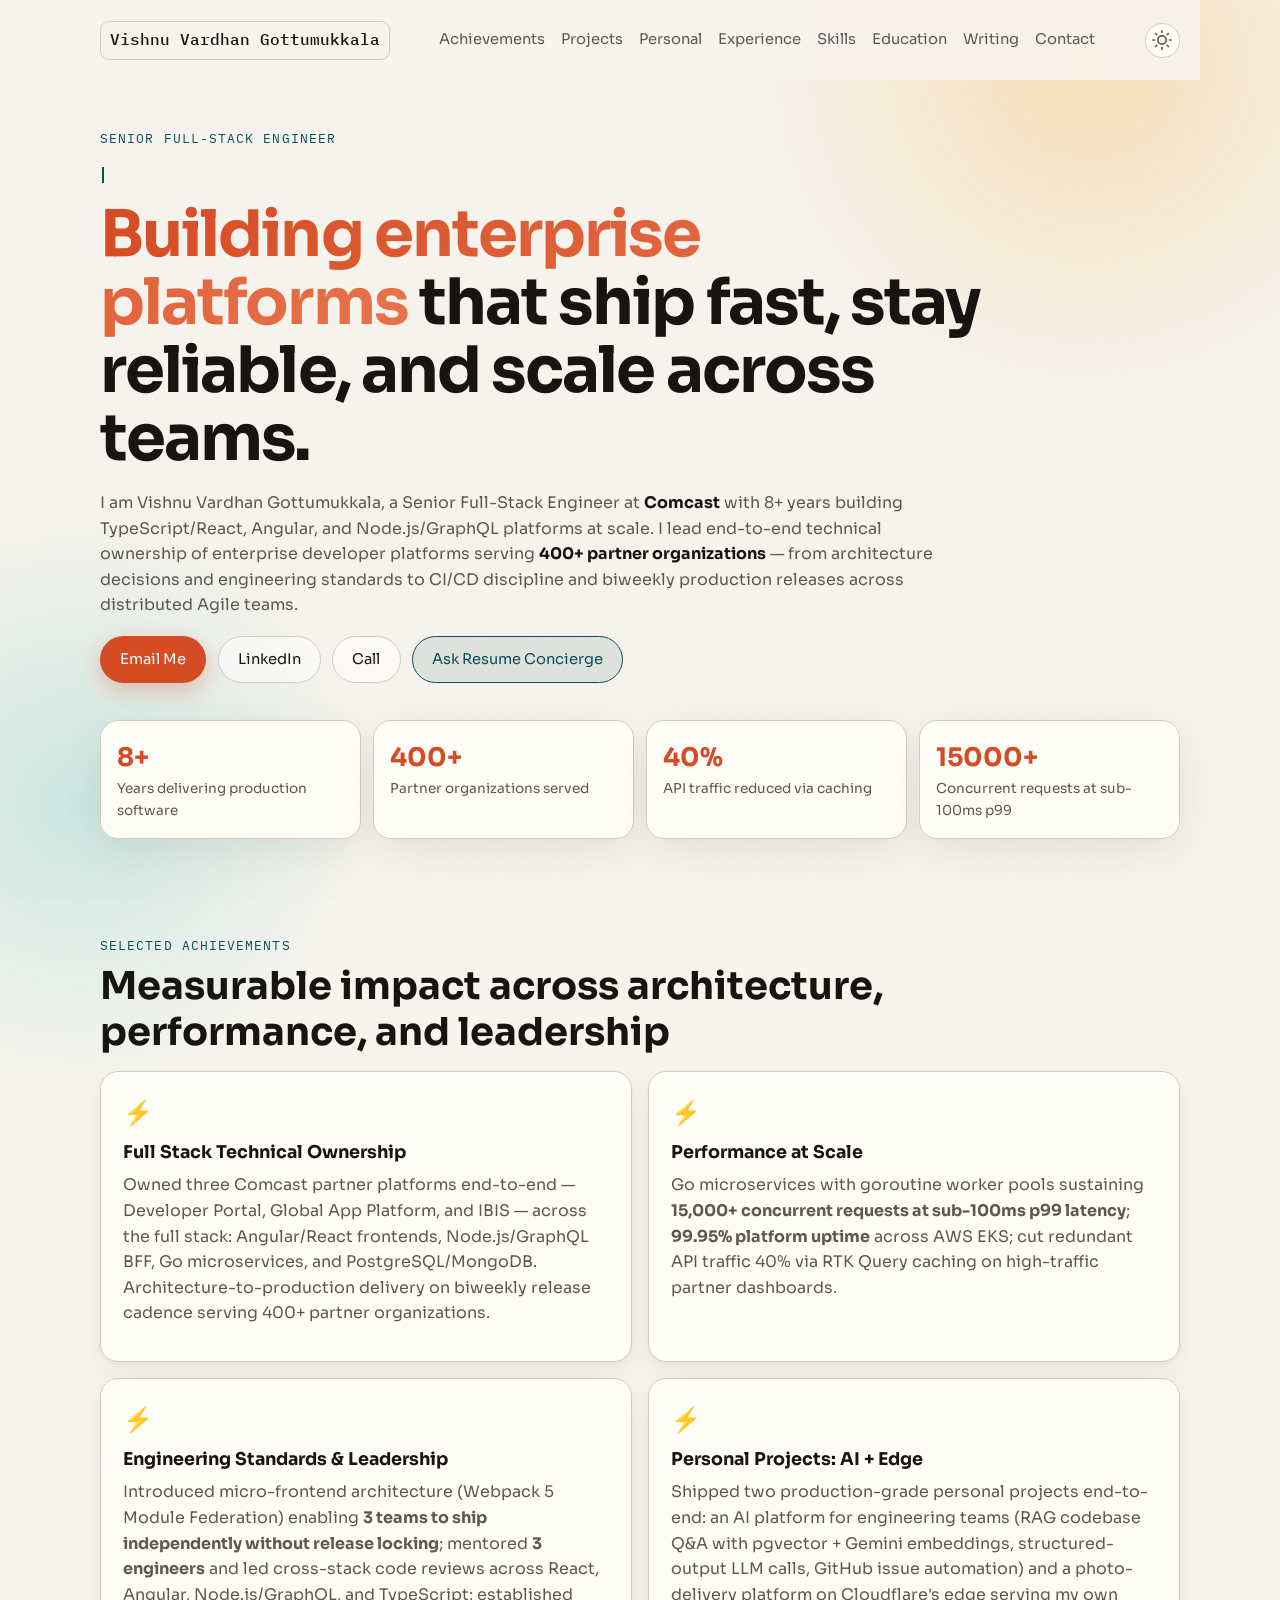
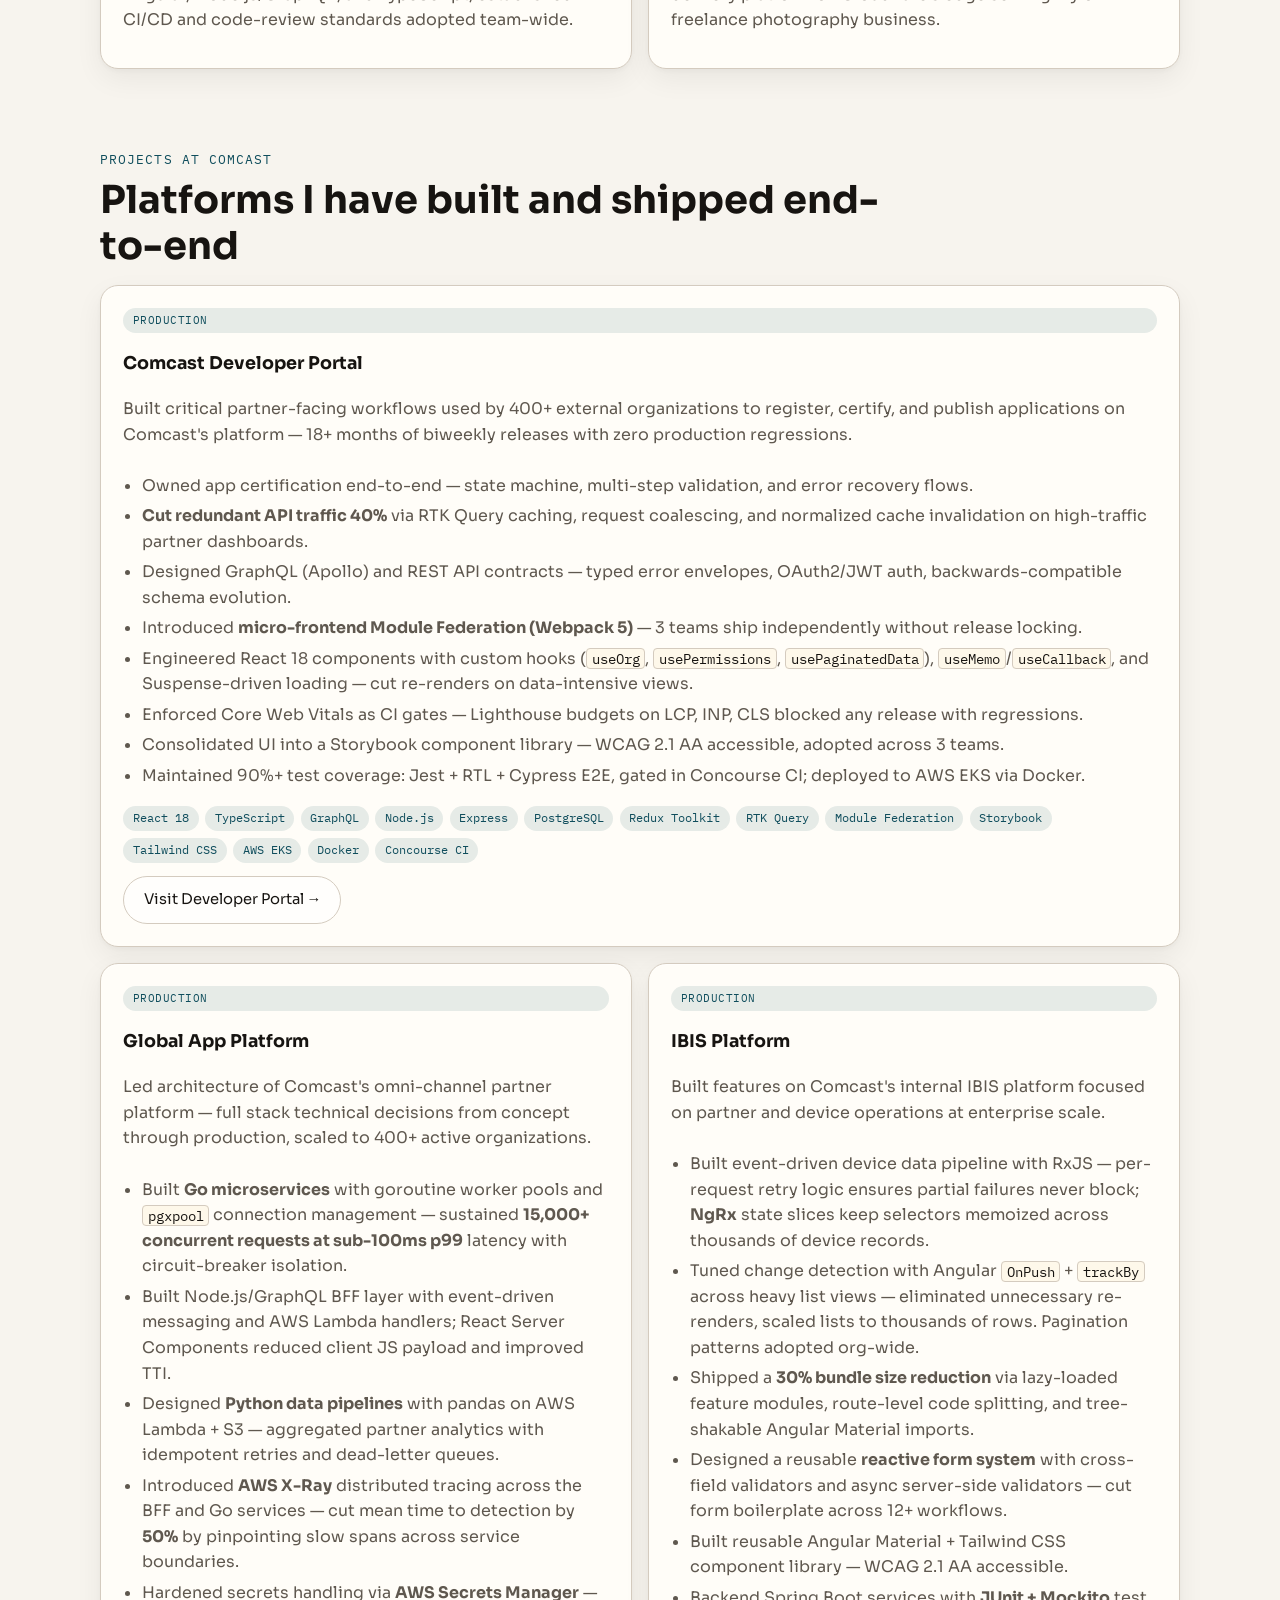
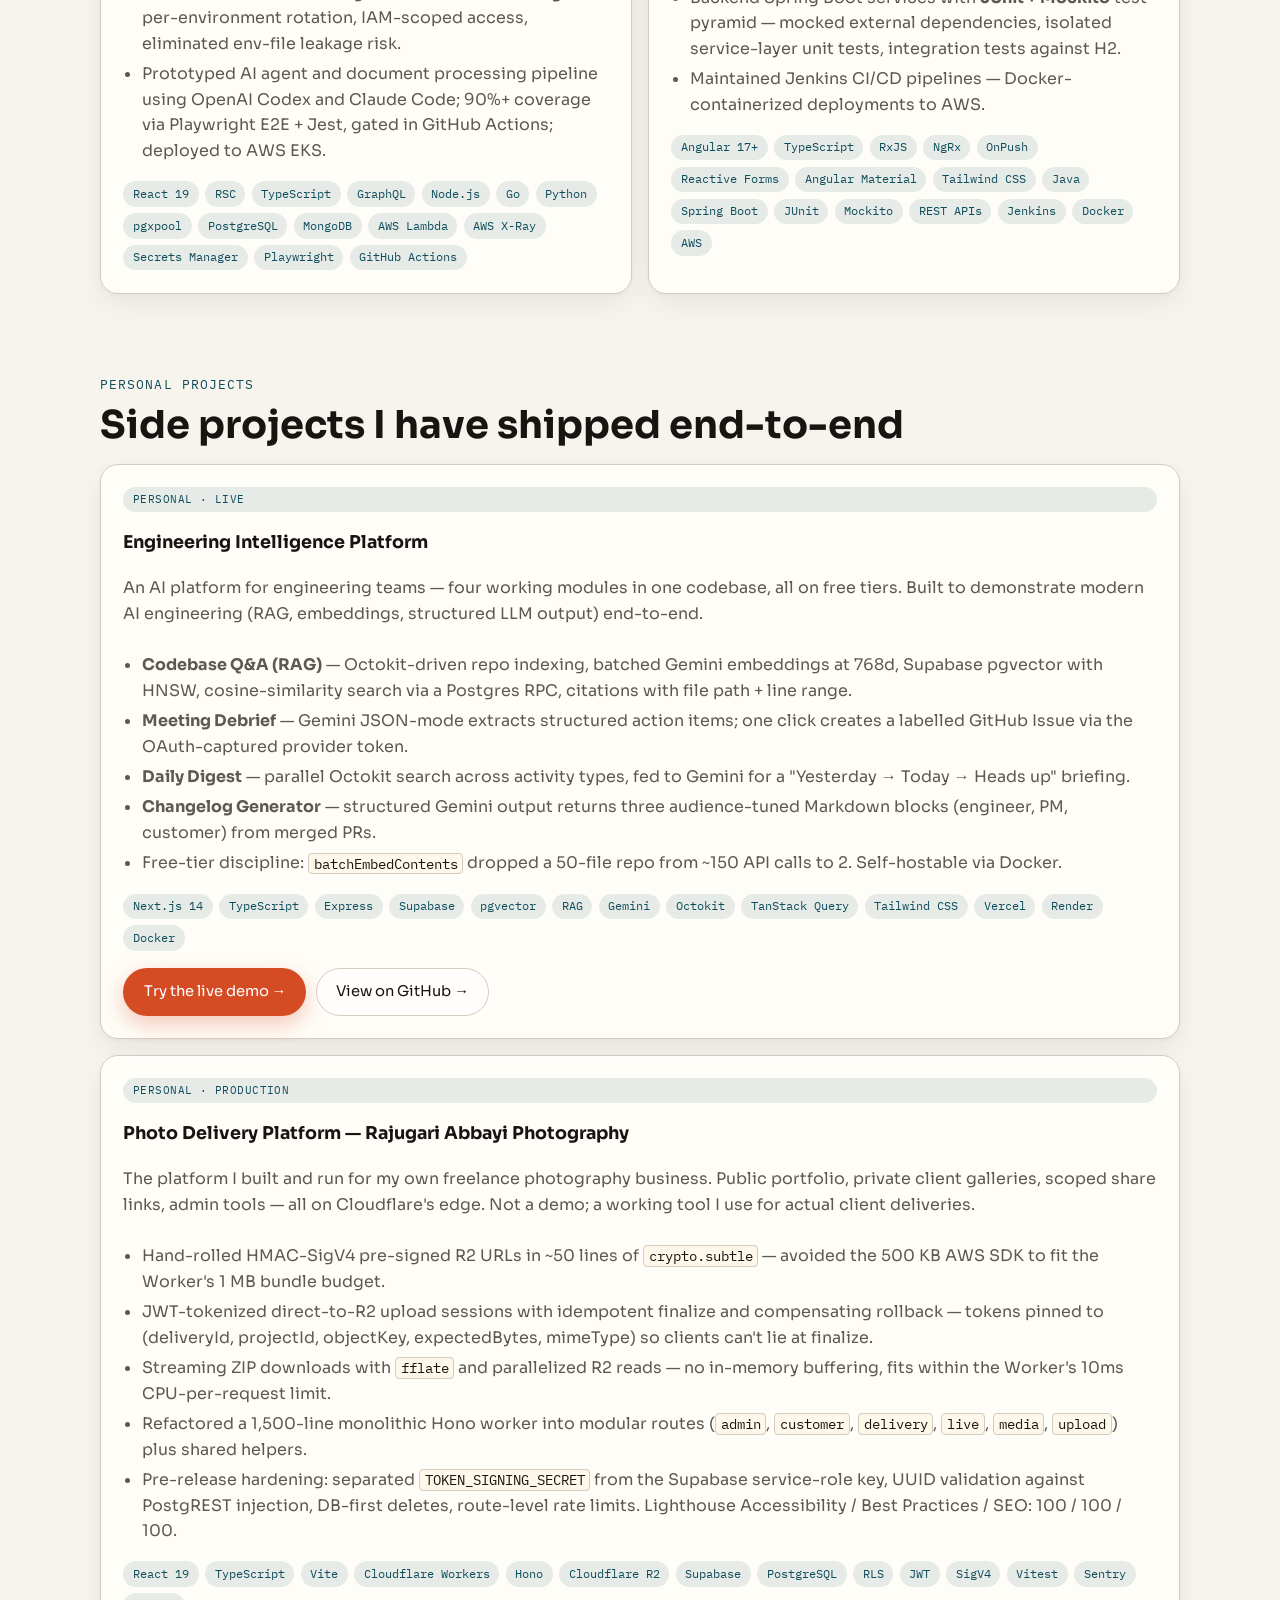
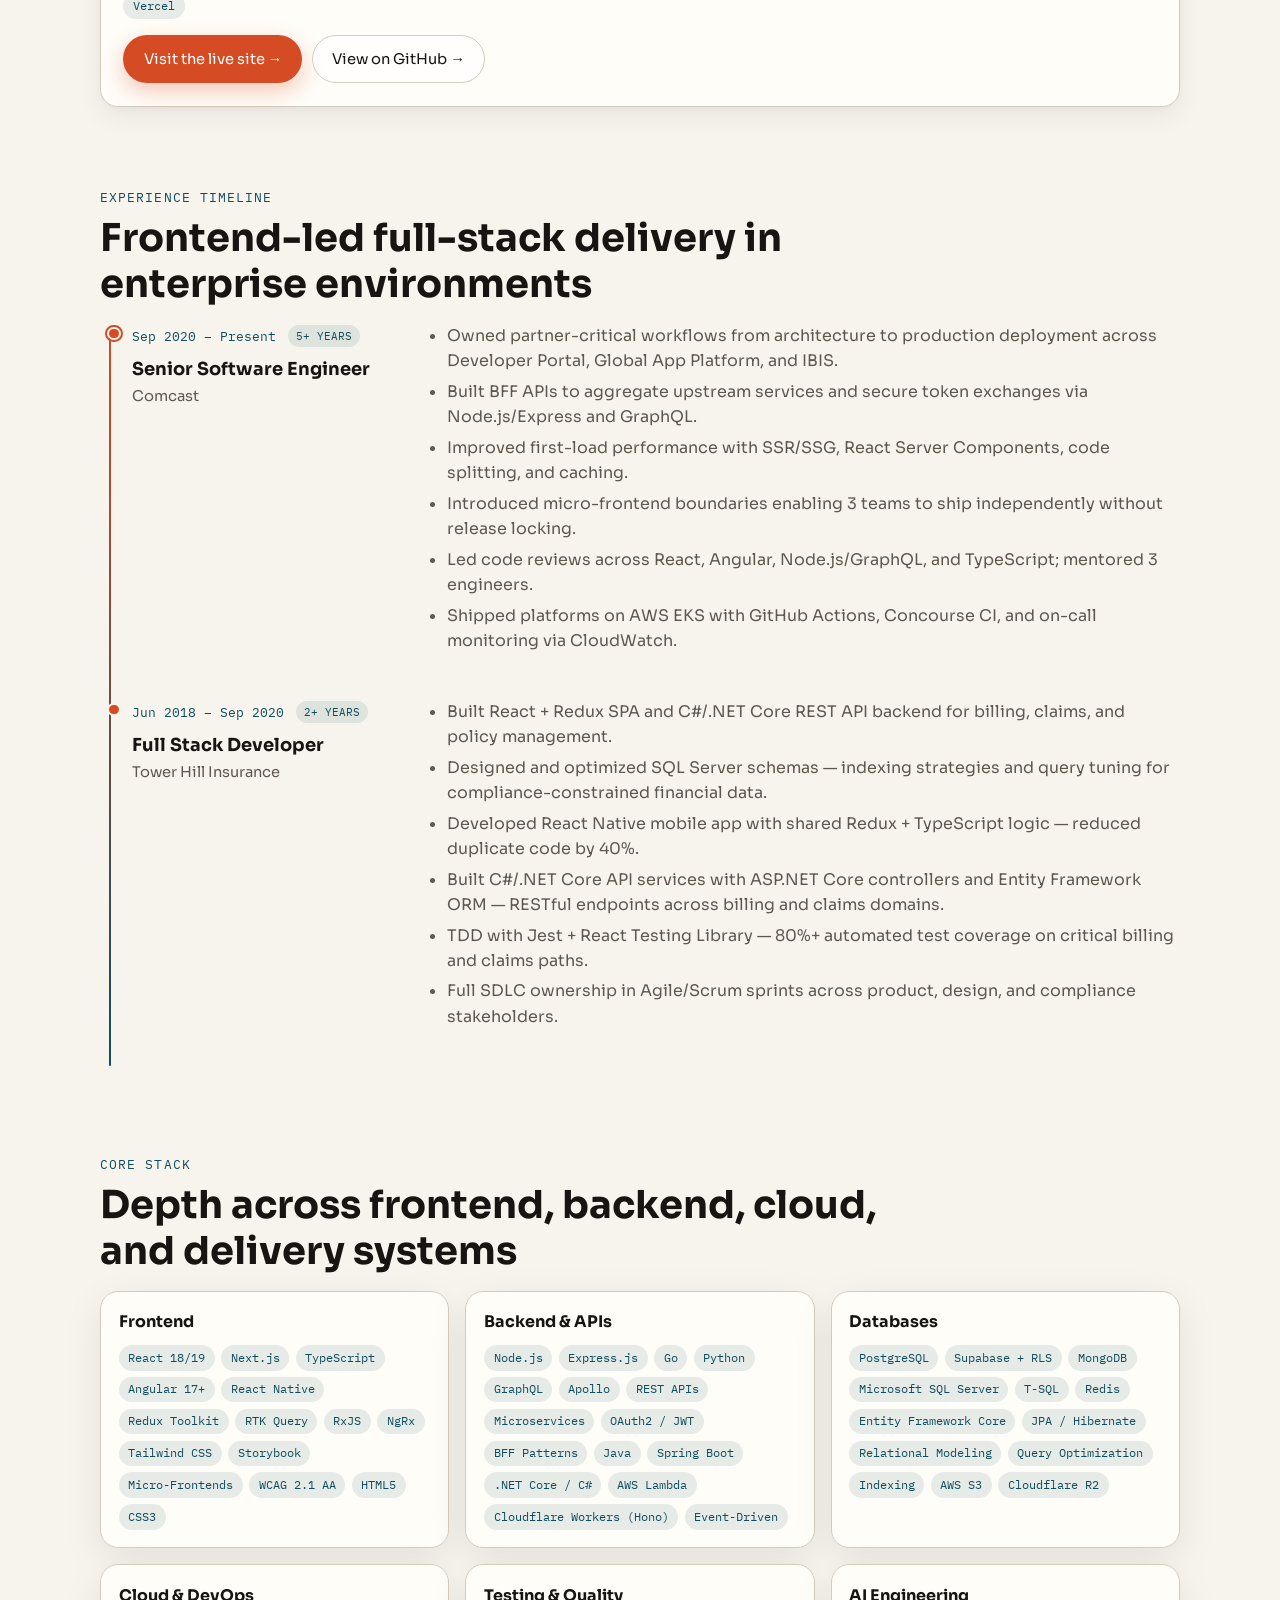
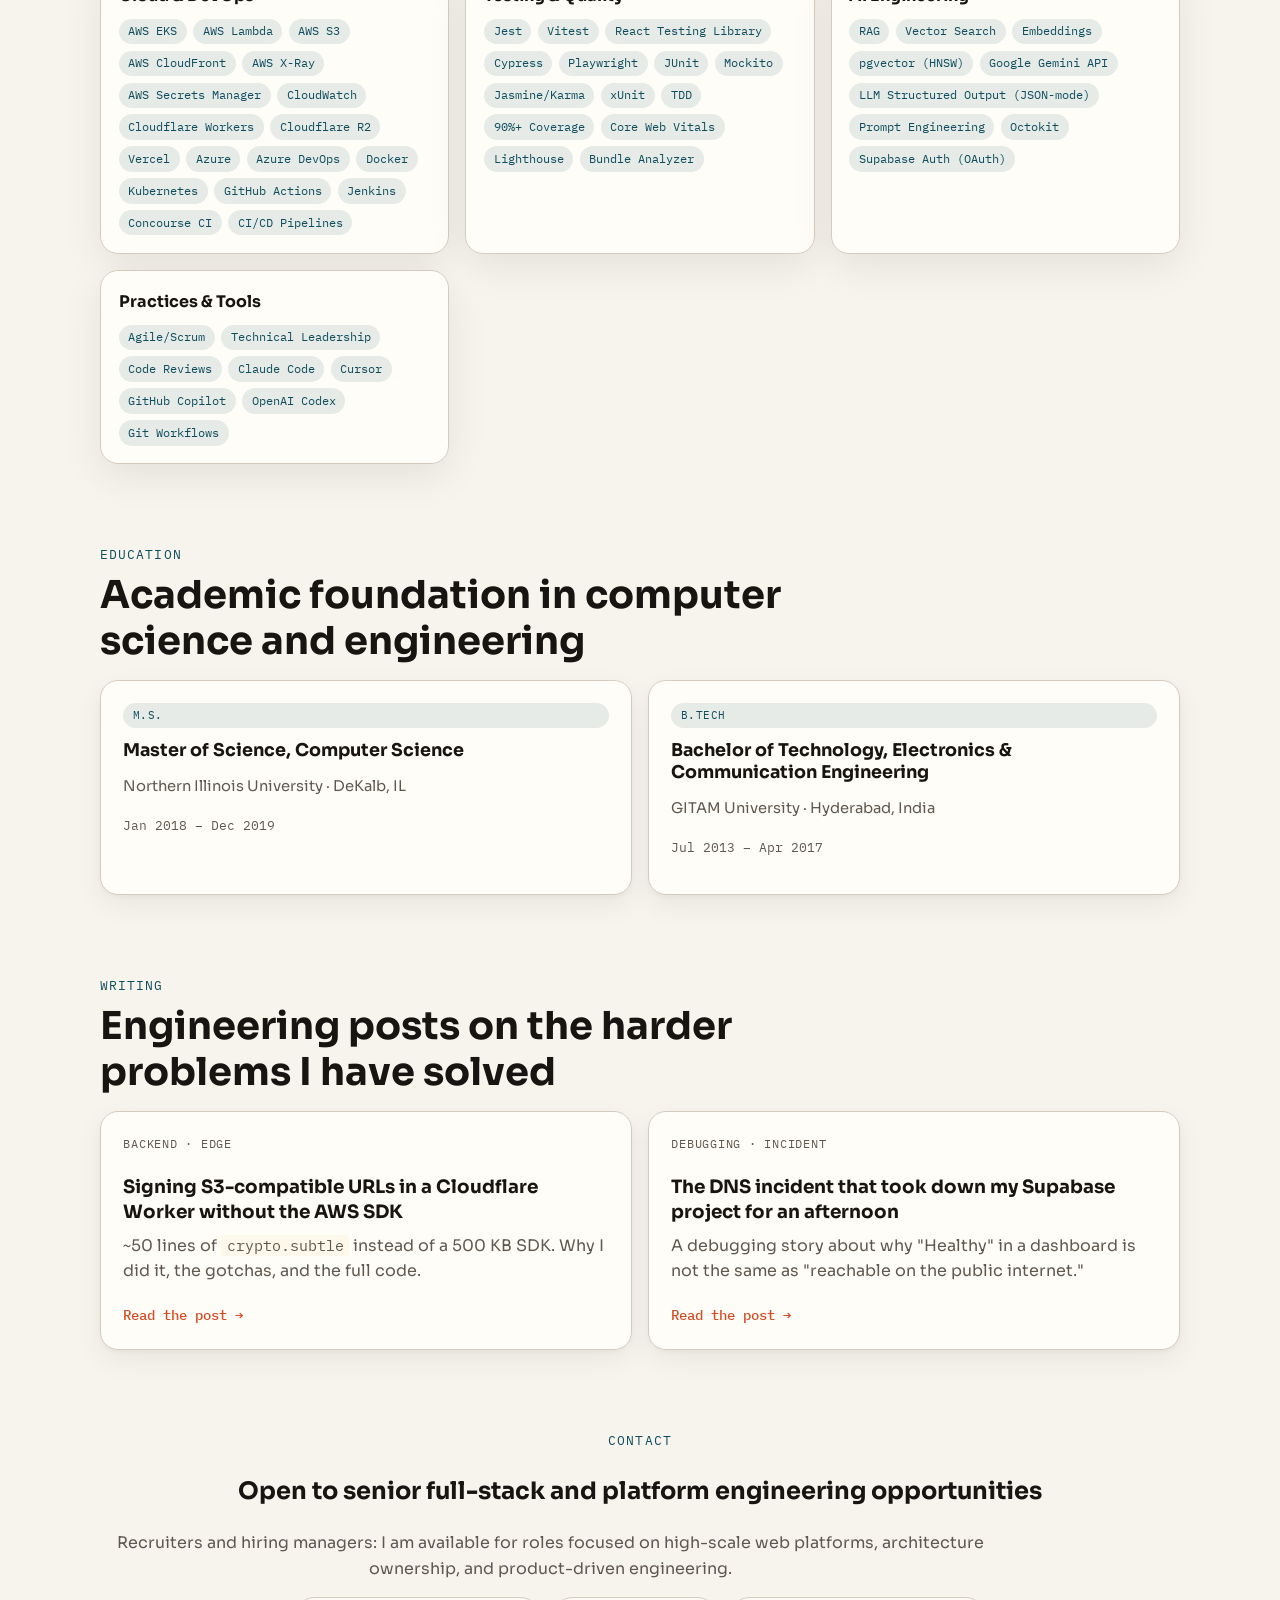
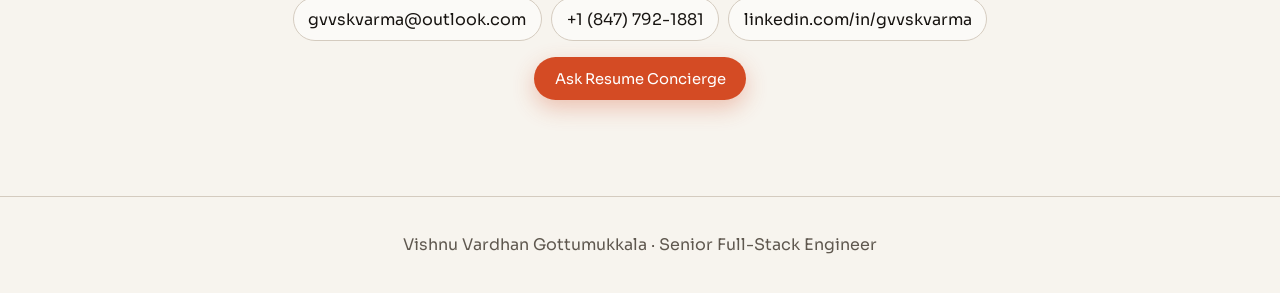
<file: index.html>
<!DOCTYPE html>
<html lang="en" data-theme="light">
<head>
  <meta charset="UTF-8">
  <meta name="viewport" content="width=device-width, initial-scale=1.0">
  <title>Vishnu Vardhan Gottumukkala | Senior Full-Stack Engineer</title>
  <meta name="description" content="Senior full-stack engineer with 8+ years building TypeScript/React, Angular, and Node.js/GraphQL platforms at scale. Currently at Comcast, leading enterprise developer platforms serving 400+ partner organizations.">
  <meta property="og:type" content="website">
  <meta property="og:title" content="Vishnu Vardhan Gottumukkala | Senior Full-Stack Engineer">
  <meta property="og:description" content="Senior full-stack engineer portfolio — frontend-heavy architecture, scalable product delivery, and end-to-end ownership.">
  <meta property="og:url" content="https://gvvskvarma.github.io/vishnu-portfolio/">
  <meta property="og:image" content="https://gvvskvarma.github.io/vishnu-portfolio/assets/social/portfolio-thumbnail.png">
  <meta property="og:image:width" content="1200">
  <meta property="og:image:height" content="630">
  <meta property="og:image:alt" content="Vishnu Vardhan Gottumukkala Senior Full-Stack Engineer portfolio preview">
  <meta name="twitter:card" content="summary_large_image">
  <meta name="twitter:title" content="Vishnu Vardhan Gottumukkala | Senior Full-Stack Engineer">
  <meta name="twitter:description" content="Senior full-stack engineer portfolio — frontend-heavy architecture, scalable product delivery, and end-to-end ownership.">
  <meta name="twitter:image" content="https://gvvskvarma.github.io/vishnu-portfolio/assets/social/portfolio-thumbnail.png">
  <link rel="icon" href="data:image/svg+xml,<svg xmlns='http://www.w3.org/2000/svg' viewBox='0 0 100 100'><rect rx='20' width='100' height='100' fill='%23d44b24'/><text x='50' y='68' font-size='52' font-family='system-ui' font-weight='700' fill='white' text-anchor='middle'>V</text></svg>">
  <link rel="preconnect" href="https://fonts.googleapis.com">
  <link rel="preconnect" href="https://fonts.gstatic.com" crossorigin>
  <link href="https://fonts.googleapis.com/css2?family=Sora:wght@400;600;700;800&family=IBM+Plex+Mono:wght@400;500&display=swap" rel="stylesheet">
  <link rel="stylesheet" href="styles.css">
  <script type="application/ld+json">
  {
    "@context": "https://schema.org",
    "@type": "Person",
    "name": "Vishnu Vardhan Gottumukkala",
    "jobTitle": "Senior Software Engineer",
    "worksFor": { "@type": "Organization", "name": "Comcast" },
    "url": "https://gvvskvarma.github.io/vishnu-portfolio/",
    "sameAs": ["https://www.linkedin.com/in/gvvskvarma/"],
    "email": "gvvskvarma@outlook.com",
    "knowsAbout": ["React", "Angular", "TypeScript", "Node.js", "GraphQL", "AWS"]
  }
  </script>
</head>
<body>
  <div class="noise" aria-hidden="true"></div>
  <div class="bg-layer bg-one" aria-hidden="true"></div>
  <div class="bg-layer bg-two" aria-hidden="true"></div>
  <header class="site-header">
    <a class="brand" href="#top">Vishnu Vardhan Gottumukkala</a>
    <button class="nav-toggle" type="button" aria-label="Toggle navigation" id="nav-toggle">
      <span></span><span></span><span></span>
    </button>
    <nav aria-label="Primary" id="primary-nav">
      <a href="#achievements">Achievements</a>
      <a href="#projects">Projects</a>
      <a href="#personal-projects">Personal</a>
      <a href="#experience">Experience</a>
      <a href="#skills">Skills</a>
      <a href="#education">Education</a>
      <a href="#writing">Writing</a>
      <a href="#contact">Contact</a>
    </nav>
    <button class="theme-toggle" type="button" aria-label="Toggle dark mode" id="theme-toggle">
      <svg class="icon-sun" width="20" height="20" viewBox="0 0 24 24" fill="none" stroke="currentColor" stroke-width="2" stroke-linecap="round" stroke-linejoin="round"><circle cx="12" cy="12" r="5"/><line x1="12" y1="1" x2="12" y2="3"/><line x1="12" y1="21" x2="12" y2="23"/><line x1="4.22" y1="4.22" x2="5.64" y2="5.64"/><line x1="18.36" y1="18.36" x2="19.78" y2="19.78"/><line x1="1" y1="12" x2="3" y2="12"/><line x1="21" y1="12" x2="23" y2="12"/><line x1="4.22" y1="19.78" x2="5.64" y2="18.36"/><line x1="18.36" y1="5.64" x2="19.78" y2="4.22"/></svg>
      <svg class="icon-moon" width="20" height="20" viewBox="0 0 24 24" fill="none" stroke="currentColor" stroke-width="2" stroke-linecap="round" stroke-linejoin="round"><path d="M21 12.79A9 9 0 1 1 11.21 3 7 7 0 0 0 21 12.79z"/></svg>
    </button>
  </header>
  <main id="top">
    <section class="hero">
      <p class="eyebrow" id="typed-eyebrow"></p>
      <h1><span class="gradient-text">Building enterprise platforms</span> that ship fast, stay reliable, and scale across teams.</h1>
      <p class="lead">
        I am Vishnu Vardhan Gottumukkala, a Senior Full-Stack Engineer at <strong>Comcast</strong> with 8+ years building
        TypeScript/React, Angular, and Node.js/GraphQL platforms at scale. I lead end-to-end technical ownership of enterprise
        developer platforms serving <strong>400+ partner organizations</strong> &mdash; from architecture decisions and engineering
        standards to CI/CD discipline and biweekly production releases across distributed Agile teams.
      </p>
      <div class="hero-actions">
        <a class="btn btn-primary" href="mailto:gvvskvarma@outlook.com">Email Me</a>
        <a class="btn btn-ghost" href="https://www.linkedin.com/in/gvvskvarma/" target="_blank" rel="noreferrer">LinkedIn</a>
        <a class="btn btn-ghost" href="tel:+18477921881">Call</a>
        <button class="btn btn-resume" type="button" data-open-resume-modal>Ask Resume Concierge</button>
      </div>
      <p class="resume-success" id="resume-success" hidden>
        Request received and queued with priority. Resume delivery to your inbox is in progress.
      </p>
      <ul class="metric-grid" aria-label="Key achievements">
        <li data-reveal-stagger>
          <strong data-count="8" data-suffix="+">0</strong>
          <span>Years delivering production software</span>
        </li>
        <li data-reveal-stagger>
          <strong data-count="400" data-suffix="+">0</strong>
          <span>Partner organizations served</span>
        </li>
        <li data-reveal-stagger>
          <strong data-count="40" data-suffix="%">0</strong>
          <span>API traffic reduced via caching</span>
        </li>
        <li data-reveal-stagger>
          <strong data-count="15000" data-suffix="+">0</strong>
          <span>Concurrent requests at sub-100ms p99</span>
        </li>
      </ul>
    </section>
    <section id="achievements" class="section" data-reveal>
      <div class="section-head">
        <p class="eyebrow">Selected Achievements</p>
        <h2>Measurable impact across architecture, performance, and leadership</h2>
      </div>
      <div class="card-grid">
        <article class="card" data-reveal-stagger>
          <div class="card-icon">&#9889;</div>
          <h3>Full Stack Technical Ownership</h3>
          <p>
            Owned three Comcast partner platforms end-to-end &mdash; Developer Portal, Global App Platform, and IBIS &mdash; across the full stack: Angular/React frontends, Node.js/GraphQL BFF, Go microservices, and PostgreSQL/MongoDB. Architecture-to-production delivery on biweekly release cadence serving 400+ partner organizations.
          </p>
        </article>
        <article class="card" data-reveal-stagger>
          <div class="card-icon">&#9889;</div>
          <h3>Performance at Scale</h3>
          <p>
            Go microservices with goroutine worker pools sustaining <strong>15,000+ concurrent requests at sub-100ms p99 latency</strong>; <strong>99.95% platform uptime</strong> across AWS EKS; cut redundant API traffic 40% via RTK Query caching on high-traffic partner dashboards.
          </p>
        </article>
        <article class="card" data-reveal-stagger>
          <div class="card-icon">&#9889;</div>
          <h3>Engineering Standards & Leadership</h3>
          <p>
            Introduced micro-frontend architecture (Webpack 5 Module Federation) enabling <strong>3 teams to ship independently without release locking</strong>; mentored <strong>3 engineers</strong> and led cross-stack code reviews across React, Angular, Node.js/GraphQL, and TypeScript; established CI/CD and code-review standards adopted team-wide.
          </p>
        </article>
        <article class="card" data-reveal-stagger>
          <div class="card-icon">&#9889;</div>
          <h3>Personal Projects: AI + Edge</h3>
          <p>
            Shipped two production-grade personal projects end-to-end: an AI platform for engineering teams (RAG codebase Q&amp;A with pgvector + Gemini embeddings, structured-output LLM calls, GitHub issue automation) and a photo-delivery platform on Cloudflare's edge serving my own freelance photography business.
          </p>
        </article>
      </div>
    </section>
    <section id="projects" class="section" data-reveal>
      <div class="section-head">
        <p class="eyebrow">Projects at Comcast</p>
        <h2>Platforms I have built and shipped end-to-end</h2>
      </div>
      <div class="project-grid">
        <article class="card project-card" data-reveal-stagger>
          <span class="pill">Production</span>
          <h3>Comcast Developer Portal</h3>
          <p>
            Built critical partner-facing workflows used by 400+ external organizations to register, certify,
            and publish applications on Comcast's platform &mdash; 18+ months of biweekly releases with zero
            production regressions.
          </p>
          <ul class="project-points">
            <li>Owned app certification end-to-end &mdash; state machine, multi-step validation, and error recovery flows.</li>
            <li><strong>Cut redundant API traffic 40%</strong> via RTK Query caching, request coalescing, and normalized cache invalidation on high-traffic partner dashboards.</li>
            <li>Designed GraphQL (Apollo) and REST API contracts &mdash; typed error envelopes, OAuth2/JWT auth, backwards-compatible schema evolution.</li>
            <li>Introduced <strong>micro-frontend Module Federation (Webpack 5)</strong> &mdash; 3 teams ship independently without release locking.</li>
            <li>Engineered React 18 components with custom hooks (<code>useOrg</code>, <code>usePermissions</code>, <code>usePaginatedData</code>), <code>useMemo</code>/<code>useCallback</code>, and Suspense-driven loading &mdash; cut re-renders on data-intensive views.</li>
            <li>Enforced Core Web Vitals as CI gates &mdash; Lighthouse budgets on LCP, INP, CLS blocked any release with regressions.</li>
            <li>Consolidated UI into a Storybook component library &mdash; WCAG 2.1 AA accessible, adopted across 3 teams.</li>
            <li>Maintained 90%+ test coverage: Jest + RTL + Cypress E2E, gated in Concourse CI; deployed to AWS EKS via Docker.</li>
          </ul>
          <div class="tech-chips">
            <span>React 18</span><span>TypeScript</span><span>GraphQL</span>
            <span>Node.js</span><span>Express</span><span>PostgreSQL</span><span>Redux Toolkit</span>
            <span>RTK Query</span><span>Module Federation</span><span>Storybook</span>
            <span>Tailwind CSS</span><span>AWS EKS</span><span>Docker</span><span>Concourse CI</span>
          </div>
          <a class="btn btn-ghost project-link" href="https://developer.comcast.com/" target="_blank" rel="noreferrer">
            Visit Developer Portal &rarr;
          </a>
        </article>
        <article class="card project-card" data-reveal-stagger>
          <span class="pill">Production</span>
          <h3>Global App Platform</h3>
          <p>
            Led architecture of Comcast's omni-channel partner platform &mdash; full stack technical decisions
            from concept through production, scaled to 400+ active organizations.
          </p>
          <ul class="project-points">
            <li>Built <strong>Go microservices</strong> with goroutine worker pools and <code>pgxpool</code> connection management &mdash; sustained <strong>15,000+ concurrent requests at sub-100ms p99</strong> latency with circuit-breaker isolation.</li>
            <li>Built Node.js/GraphQL BFF layer with event-driven messaging and AWS Lambda handlers; React Server Components reduced client JS payload and improved TTI.</li>
            <li>Designed <strong>Python data pipelines</strong> with pandas on AWS Lambda + S3 &mdash; aggregated partner analytics with idempotent retries and dead-letter queues.</li>
            <li>Introduced <strong>AWS X-Ray</strong> distributed tracing across the BFF and Go services &mdash; cut mean time to detection by <strong>50%</strong> by pinpointing slow spans across service boundaries.</li>
            <li>Hardened secrets handling via <strong>AWS Secrets Manager</strong> &mdash; per-environment rotation, IAM-scoped access, eliminated env-file leakage risk.</li>
            <li>Prototyped AI agent and document processing pipeline using OpenAI Codex and Claude Code; 90%+ coverage via Playwright E2E + Jest, gated in GitHub Actions; deployed to AWS EKS.</li>
          </ul>
          <div class="tech-chips">
            <span>React 19</span><span>RSC</span><span>TypeScript</span><span>GraphQL</span>
            <span>Node.js</span><span>Go</span><span>Python</span><span>pgxpool</span>
            <span>PostgreSQL</span><span>MongoDB</span><span>AWS Lambda</span><span>AWS X-Ray</span>
            <span>Secrets Manager</span><span>Playwright</span><span>GitHub Actions</span>
          </div>
        </article>
        <article class="card project-card" data-reveal-stagger>
          <span class="pill">Production</span>
          <h3>IBIS Platform</h3>
          <p>
            Built features on Comcast's internal IBIS platform focused on partner and device operations at enterprise scale.
          </p>
          <ul class="project-points">
            <li>Built event-driven device data pipeline with RxJS &mdash; per-request retry logic ensures partial failures never block; <strong>NgRx</strong> state slices keep selectors memoized across thousands of device records.</li>
            <li>Tuned change detection with Angular <code>OnPush</code> + <code>trackBy</code> across heavy list views &mdash; eliminated unnecessary re-renders, scaled lists to thousands of rows. Pagination patterns adopted org-wide.</li>
            <li>Shipped a <strong>30% bundle size reduction</strong> via lazy-loaded feature modules, route-level code splitting, and tree-shakable Angular Material imports.</li>
            <li>Designed a reusable <strong>reactive form system</strong> with cross-field validators and async server-side validators &mdash; cut form boilerplate across 12+ workflows.</li>
            <li>Built reusable Angular Material + Tailwind CSS component library &mdash; WCAG 2.1 AA accessible.</li>
            <li>Backend Spring Boot services with <strong>JUnit + Mockito</strong> test pyramid &mdash; mocked external dependencies, isolated service-layer unit tests, integration tests against H2.</li>
            <li>Maintained Jenkins CI/CD pipelines &mdash; Docker-containerized deployments to AWS.</li>
          </ul>
          <div class="tech-chips">
            <span>Angular 17+</span><span>TypeScript</span><span>RxJS</span><span>NgRx</span>
            <span>OnPush</span><span>Reactive Forms</span><span>Angular Material</span><span>Tailwind CSS</span>
            <span>Java</span><span>Spring Boot</span><span>JUnit</span><span>Mockito</span>
            <span>REST APIs</span><span>Jenkins</span><span>Docker</span><span>AWS</span>
          </div>
        </article>
      </div>
    </section>
    <section id="personal-projects" class="section" data-reveal>
      <div class="section-head">
        <p class="eyebrow">Personal Projects</p>
        <h2>Side projects I have shipped end-to-end</h2>
      </div>
      <div class="project-grid">
        <article class="card project-card" data-reveal-stagger>
          <span class="pill">Personal &middot; Live</span>
          <h3>Engineering Intelligence Platform</h3>
          <p>
            An AI platform for engineering teams &mdash; four working modules in one codebase,
            all on free tiers. Built to demonstrate modern AI engineering (RAG, embeddings,
            structured LLM output) end-to-end.
          </p>
          <ul class="project-points">
            <li><strong>Codebase Q&amp;A (RAG)</strong> &mdash; Octokit-driven repo indexing, batched Gemini embeddings at 768d, Supabase pgvector with HNSW, cosine-similarity search via a Postgres RPC, citations with file path + line range.</li>
            <li><strong>Meeting Debrief</strong> &mdash; Gemini JSON-mode extracts structured action items; one click creates a labelled GitHub Issue via the OAuth-captured provider token.</li>
            <li><strong>Daily Digest</strong> &mdash; parallel Octokit search across activity types, fed to Gemini for a "Yesterday &rarr; Today &rarr; Heads up" briefing.</li>
            <li><strong>Changelog Generator</strong> &mdash; structured Gemini output returns three audience-tuned Markdown blocks (engineer, PM, customer) from merged PRs.</li>
            <li>Free-tier discipline: <code>batchEmbedContents</code> dropped a 50-file repo from ~150 API calls to 2. Self-hostable via Docker.</li>
          </ul>
          <div class="tech-chips">
            <span>Next.js 14</span><span>TypeScript</span><span>Express</span>
            <span>Supabase</span><span>pgvector</span><span>RAG</span><span>Gemini</span>
            <span>Octokit</span><span>TanStack Query</span><span>Tailwind CSS</span>
            <span>Vercel</span><span>Render</span><span>Docker</span>
          </div>
          <div class="project-actions">
            <a class="btn btn-primary project-link" href="https://ei-app.vercel.app" target="_blank" rel="noreferrer">
              Try the live demo &rarr;
            </a>
            <a class="btn btn-ghost project-link" href="https://github.com/gvvskvarma/engineering-intelligence" target="_blank" rel="noreferrer">
              View on GitHub &rarr;
            </a>
          </div>
        </article>
        <article class="card project-card" data-reveal-stagger>
          <span class="pill">Personal &middot; Production</span>
          <h3>Photo Delivery Platform &mdash; Rajugari Abbayi Photography</h3>
          <p>
            The platform I built and run for my own freelance photography business. Public
            portfolio, private client galleries, scoped share links, admin tools &mdash; all on
            Cloudflare's edge. Not a demo; a working tool I use for actual client deliveries.
          </p>
          <ul class="project-points">
            <li>Hand-rolled HMAC-SigV4 pre-signed R2 URLs in ~50 lines of <code>crypto.subtle</code> &mdash; avoided the 500 KB AWS SDK to fit the Worker's 1 MB bundle budget.</li>
            <li>JWT-tokenized direct-to-R2 upload sessions with idempotent finalize and compensating rollback &mdash; tokens pinned to (deliveryId, projectId, objectKey, expectedBytes, mimeType) so clients can't lie at finalize.</li>
            <li>Streaming ZIP downloads with <code>fflate</code> and parallelized R2 reads &mdash; no in-memory buffering, fits within the Worker's 10ms CPU-per-request limit.</li>
            <li>Refactored a 1,500-line monolithic Hono worker into modular routes (<code>admin</code>, <code>customer</code>, <code>delivery</code>, <code>live</code>, <code>media</code>, <code>upload</code>) plus shared helpers.</li>
            <li>Pre-release hardening: separated <code>TOKEN_SIGNING_SECRET</code> from the Supabase service-role key, UUID validation against PostgREST injection, DB-first deletes, route-level rate limits. Lighthouse Accessibility / Best Practices / SEO: 100 / 100 / 100.</li>
          </ul>
          <div class="tech-chips">
            <span>React 19</span><span>TypeScript</span><span>Vite</span>
            <span>Cloudflare Workers</span><span>Hono</span><span>Cloudflare R2</span>
            <span>Supabase</span><span>PostgreSQL</span><span>RLS</span>
            <span>JWT</span><span>SigV4</span><span>Vitest</span>
            <span>Sentry</span><span>Vercel</span>
          </div>
          <div class="project-actions">
            <a class="btn btn-primary project-link" href="https://rajugariabbayishots.vercel.app" target="_blank" rel="noreferrer">
              Visit the live site &rarr;
            </a>
            <a class="btn btn-ghost project-link" href="https://github.com/gvvskvarma/rajugari-abbayi-photos" target="_blank" rel="noreferrer">
              View on GitHub &rarr;
            </a>
          </div>
        </article>
      </div>
    </section>
    <section id="experience" class="section" data-reveal>
      <div class="section-head">
        <p class="eyebrow">Experience Timeline</p>
        <h2>Frontend-led full-stack delivery in enterprise environments</h2>
      </div>
      <div class="timeline">
        <article class="timeline-item" data-reveal-stagger>
          <div class="timeline-dot">
            <span class="timeline-pulse"></span>
          </div>
          <div class="timeline-meta">
            <span class="timeline-date">Sep 2020 &ndash; Present</span>
            <span class="duration-badge">5+ years</span>
            <h3>Senior Software Engineer</h3>
            <p class="timeline-company">Comcast</p>
          </div>
          <ul>
            <li>Owned partner-critical workflows from architecture to production deployment across Developer Portal, Global App Platform, and IBIS.</li>
            <li>Built BFF APIs to aggregate upstream services and secure token exchanges via Node.js/Express and GraphQL.</li>
            <li>Improved first-load performance with SSR/SSG, React Server Components, code splitting, and caching.</li>
            <li>Introduced micro-frontend boundaries enabling 3 teams to ship independently without release locking.</li>
            <li>Led code reviews across React, Angular, Node.js/GraphQL, and TypeScript; mentored 3 engineers.</li>
            <li>Shipped platforms on AWS EKS with GitHub Actions, Concourse CI, and on-call monitoring via CloudWatch.</li>
          </ul>
        </article>
        <article class="timeline-item" data-reveal-stagger>
          <div class="timeline-dot"></div>
          <div class="timeline-meta">
            <span class="timeline-date">Jun 2018 &ndash; Sep 2020</span>
            <span class="duration-badge">2+ years</span>
            <h3>Full Stack Developer</h3>
            <p class="timeline-company">Tower Hill Insurance</p>
          </div>
          <ul>
            <li>Built React + Redux SPA and C#/.NET Core REST API backend for billing, claims, and policy management.</li>
            <li>Designed and optimized SQL Server schemas &mdash; indexing strategies and query tuning for compliance-constrained financial data.</li>
            <li>Developed React Native mobile app with shared Redux + TypeScript logic &mdash; reduced duplicate code by 40%.</li>
            <li>Built C#/.NET Core API services with ASP.NET Core controllers and Entity Framework ORM &mdash; RESTful endpoints across billing and claims domains.</li>
            <li>TDD with Jest + React Testing Library &mdash; 80%+ automated test coverage on critical billing and claims paths.</li>
            <li>Full SDLC ownership in Agile/Scrum sprints across product, design, and compliance stakeholders.</li>
          </ul>
        </article>
      </div>
    </section>
    <section id="skills" class="section" data-reveal>
      <div class="section-head">
        <p class="eyebrow">Core Stack</p>
        <h2>Depth across frontend, backend, cloud, and delivery systems</h2>
      </div>
      <div class="skills-grid">
        <article class="skill-card" data-reveal-stagger>
          <h3>Frontend</h3>
          <div class="tech-chips">
            <span>React 18/19</span><span>Next.js</span><span>TypeScript</span><span>Angular 17+</span>
            <span>React Native</span><span>Redux Toolkit</span><span>RTK Query</span><span>RxJS</span>
            <span>NgRx</span><span>Tailwind CSS</span><span>Storybook</span><span>Micro-Frontends</span>
            <span>WCAG 2.1 AA</span><span>HTML5</span><span>CSS3</span>
          </div>
        </article>
        <article class="skill-card" data-reveal-stagger>
          <h3>Backend & APIs</h3>
          <div class="tech-chips">
            <span>Node.js</span><span>Express.js</span><span>Go</span><span>Python</span>
            <span>GraphQL</span><span>Apollo</span><span>REST APIs</span><span>Microservices</span>
            <span>OAuth2 / JWT</span><span>BFF Patterns</span><span>Java</span><span>Spring Boot</span>
            <span>.NET Core / C#</span><span>AWS Lambda</span><span>Cloudflare Workers (Hono)</span><span>Event-Driven</span>
          </div>
        </article>
        <article class="skill-card" data-reveal-stagger>
          <h3>Databases</h3>
          <div class="tech-chips">
            <span>PostgreSQL</span><span>Supabase + RLS</span><span>MongoDB</span><span>Microsoft SQL Server</span>
            <span>T-SQL</span><span>Redis</span><span>Entity Framework Core</span><span>JPA / Hibernate</span>
            <span>Relational Modeling</span><span>Query Optimization</span><span>Indexing</span>
            <span>AWS S3</span><span>Cloudflare R2</span>
          </div>
        </article>
        <article class="skill-card" data-reveal-stagger>
          <h3>Cloud & DevOps</h3>
          <div class="tech-chips">
            <span>AWS EKS</span><span>AWS Lambda</span><span>AWS S3</span><span>AWS CloudFront</span>
            <span>AWS X-Ray</span><span>AWS Secrets Manager</span><span>CloudWatch</span>
            <span>Cloudflare Workers</span><span>Cloudflare R2</span><span>Vercel</span>
            <span>Azure</span><span>Azure DevOps</span>
            <span>Docker</span><span>Kubernetes</span><span>GitHub Actions</span><span>Jenkins</span>
            <span>Concourse CI</span><span>CI/CD Pipelines</span>
          </div>
        </article>
        <article class="skill-card" data-reveal-stagger>
          <h3>Testing & Quality</h3>
          <div class="tech-chips">
            <span>Jest</span><span>Vitest</span><span>React Testing Library</span><span>Cypress</span>
            <span>Playwright</span><span>JUnit</span><span>Mockito</span><span>Jasmine/Karma</span>
            <span>xUnit</span><span>TDD</span><span>90%+ Coverage</span>
            <span>Core Web Vitals</span><span>Lighthouse</span><span>Bundle Analyzer</span>
          </div>
        </article>
        <article class="skill-card" data-reveal-stagger>
          <h3>AI Engineering</h3>
          <div class="tech-chips">
            <span>RAG</span><span>Vector Search</span><span>Embeddings</span><span>pgvector (HNSW)</span>
            <span>Google Gemini API</span><span>LLM Structured Output (JSON-mode)</span>
            <span>Prompt Engineering</span><span>Octokit</span><span>Supabase Auth (OAuth)</span>
          </div>
        </article>
        <article class="skill-card" data-reveal-stagger>
          <h3>Practices & Tools</h3>
          <div class="tech-chips">
            <span>Agile/Scrum</span><span>Technical Leadership</span><span>Code Reviews</span>
            <span>Claude Code</span><span>Cursor</span><span>GitHub Copilot</span>
            <span>OpenAI Codex</span><span>Git Workflows</span>
          </div>
        </article>
      </div>
    </section>
    <section id="education" class="section" data-reveal>
      <div class="section-head">
        <p class="eyebrow">Education</p>
        <h2>Academic foundation in computer science and engineering</h2>
      </div>
      <div class="education-grid">
        <article class="card education-card" data-reveal-stagger>
          <span class="pill">M.S.</span>
          <h3>Master of Science, Computer Science</h3>
          <p class="edu-institution">Northern Illinois University &middot; DeKalb, IL</p>
          <p class="edu-date">Jan 2018 &ndash; Dec 2019</p>
        </article>
        <article class="card education-card" data-reveal-stagger>
          <span class="pill">B.Tech</span>
          <h3>Bachelor of Technology, Electronics & Communication Engineering</h3>
          <p class="edu-institution">GITAM University &middot; Hyderabad, India</p>
          <p class="edu-date">Jul 2013 &ndash; Apr 2017</p>
        </article>
      </div>
    </section>
    <section id="writing" class="section" data-reveal>
      <div class="section-head">
        <p class="eyebrow">Writing</p>
        <h2>Engineering posts on the harder problems I have solved</h2>
      </div>
      <div class="card-grid post-grid">
        <a class="card post-card" href="blog/sigv4-without-aws-sdk.html" data-reveal-stagger>
          <p class="post-card-tag">Backend &middot; Edge</p>
          <h3>Signing S3-compatible URLs in a Cloudflare Worker without the AWS SDK</h3>
          <p class="post-card-excerpt">
            ~50 lines of <code>crypto.subtle</code> instead of a 500&nbsp;KB SDK.
            Why I did it, the gotchas, and the full code.
          </p>
          <span class="post-card-cta">Read the post &rarr;</span>
        </a>
        <a class="card post-card" href="blog/supabase-dns-incident.html" data-reveal-stagger>
          <p class="post-card-tag">Debugging &middot; Incident</p>
          <h3>The DNS incident that took down my Supabase project for an afternoon</h3>
          <p class="post-card-excerpt">
            A debugging story about why "Healthy" in a dashboard is not the same
            as "reachable on the public internet."
          </p>
          <span class="post-card-cta">Read the post &rarr;</span>
        </a>
      </div>
    </section>
    <section id="contact" class="section contact" data-reveal>
      <p class="eyebrow">Contact</p>
      <h2>Open to senior full-stack and platform engineering opportunities</h2>
      <p class="section-copy">
        Recruiters and hiring managers: I am available for roles focused on high-scale web platforms,
        architecture ownership, and product-driven engineering.
      </p>
      <div class="contact-links">
        <a href="mailto:gvvskvarma@outlook.com">gvvskvarma@outlook.com</a>
        <a href="tel:+18477921881">+1 (847) 792-1881</a>
        <a href="https://www.linkedin.com/in/gvvskvarma/" target="_blank" rel="noreferrer">linkedin.com/in/gvvskvarma</a>
      </div>
      <button class="btn btn-primary contact-resume-btn" type="button" data-open-resume-modal>
        Ask Resume Concierge
      </button>
    </section>
  </main>
  <div class="modal-backdrop" id="resume-modal" hidden>
    <div class="modal-card" role="dialog" aria-modal="true" aria-labelledby="resume-modal-title">
      <button class="modal-close" type="button" aria-label="Close form" data-close-resume-modal>&times;</button>
      <p class="eyebrow">Resume request</p>
      <h2 id="resume-modal-title">Share your details and I will email my resume</h2>
      <form
        id="resume-request-form"
        action="https://formsubmit.co/gvvskvarma@outlook.com"
        method="POST"
      >
        <input type="hidden" name="_subject" value="New Resume Request from Portfolio">
        <input type="hidden" name="_template" value="table">
        <input type="hidden" name="_captcha" value="false">
        <input type="hidden" name="_next" id="resume-next-url" value="">
        <input type="text" name="_honey" class="honeypot" tabindex="-1" autocomplete="off">
        <p class="form-banner" id="resume-form-banner" role="alert" hidden></p>
        <div class="form-grid">
          <label for="requester-name">Name*</label>
          <input id="requester-name" name="Name" type="text" required>
          <label for="requester-email">Email*</label>
          <input id="requester-email" name="Email" type="email" required>
          <label for="requester-company">Company*</label>
          <input id="requester-company" name="Company" type="text" required>
          <label for="requester-role">Role*</label>
          <input id="requester-role" name="Role" type="text" required>
          <label for="requester-job">Job Description/Link</label>
          <textarea id="requester-job" name="Job Description or Link" rows="3"></textarea>
          <label for="requester-phone">Phone</label>
          <input id="requester-phone" name="Phone" type="tel">
        </div>
        <button class="btn btn-primary modal-submit" type="submit">Send Resume Signal</button>
      </form>
    </div>
  </div>
  <button class="back-to-top" id="back-to-top" type="button" aria-label="Back to top" hidden>
    <svg width="20" height="20" viewBox="0 0 24 24" fill="none" stroke="currentColor" stroke-width="2.5" stroke-linecap="round" stroke-linejoin="round"><polyline points="18 15 12 9 6 15"/></svg>
  </button>
  <footer>
    <p>Vishnu Vardhan Gottumukkala &middot; Senior Full-Stack Engineer</p>
  </footer>
  <script src="script.js"></script>
</body>
</html>
</file>
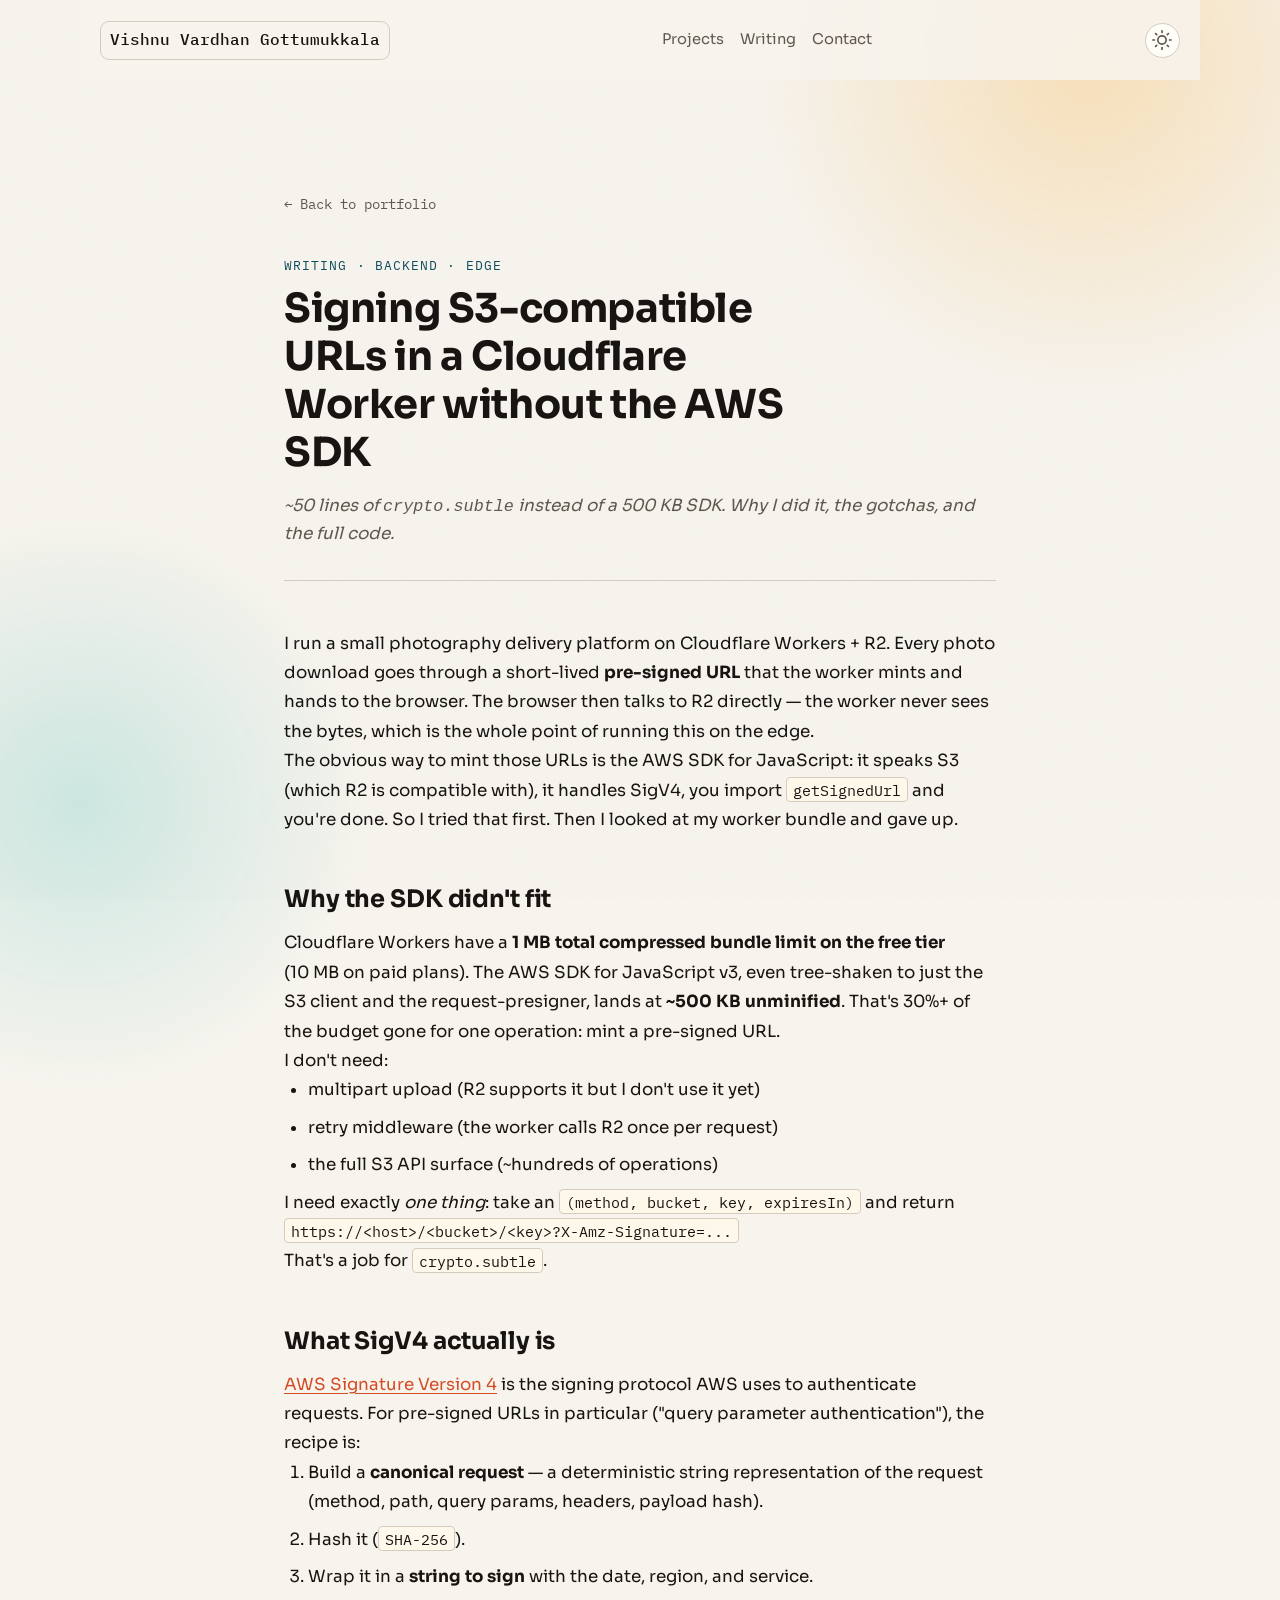
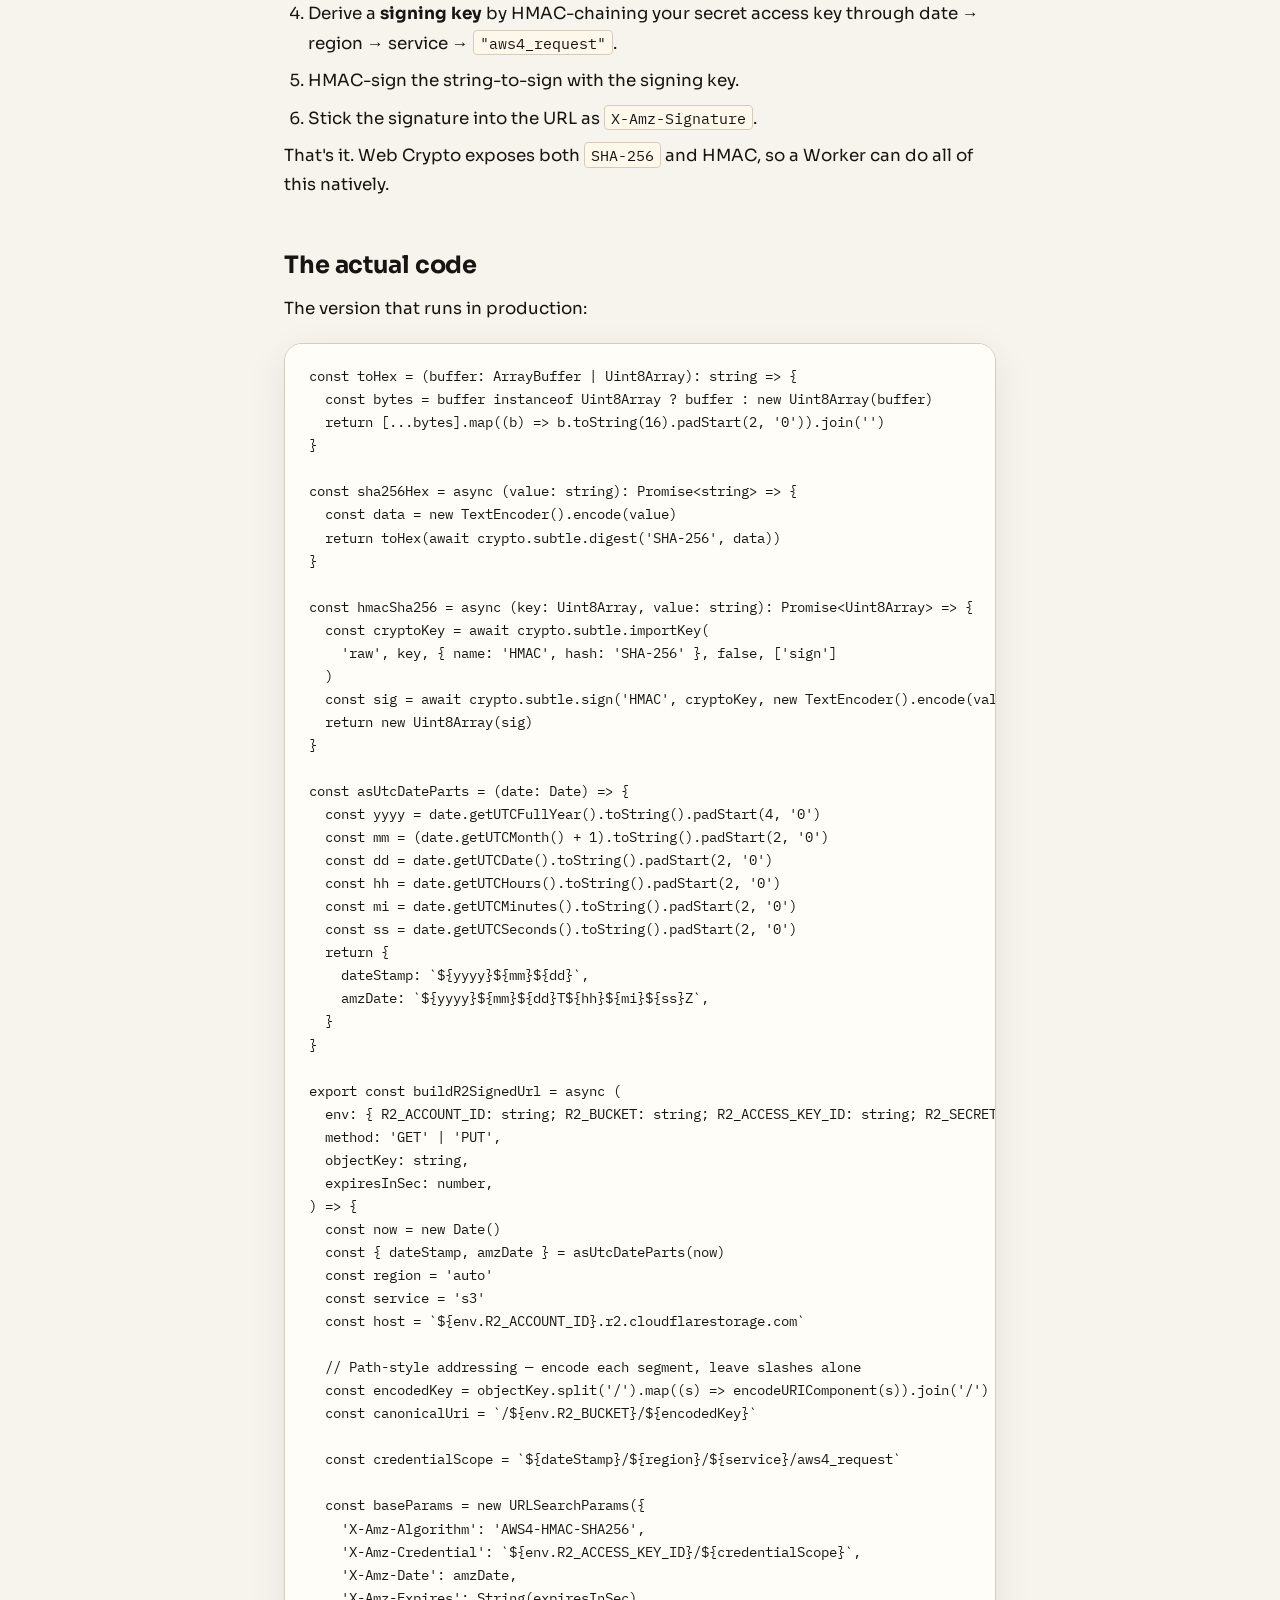
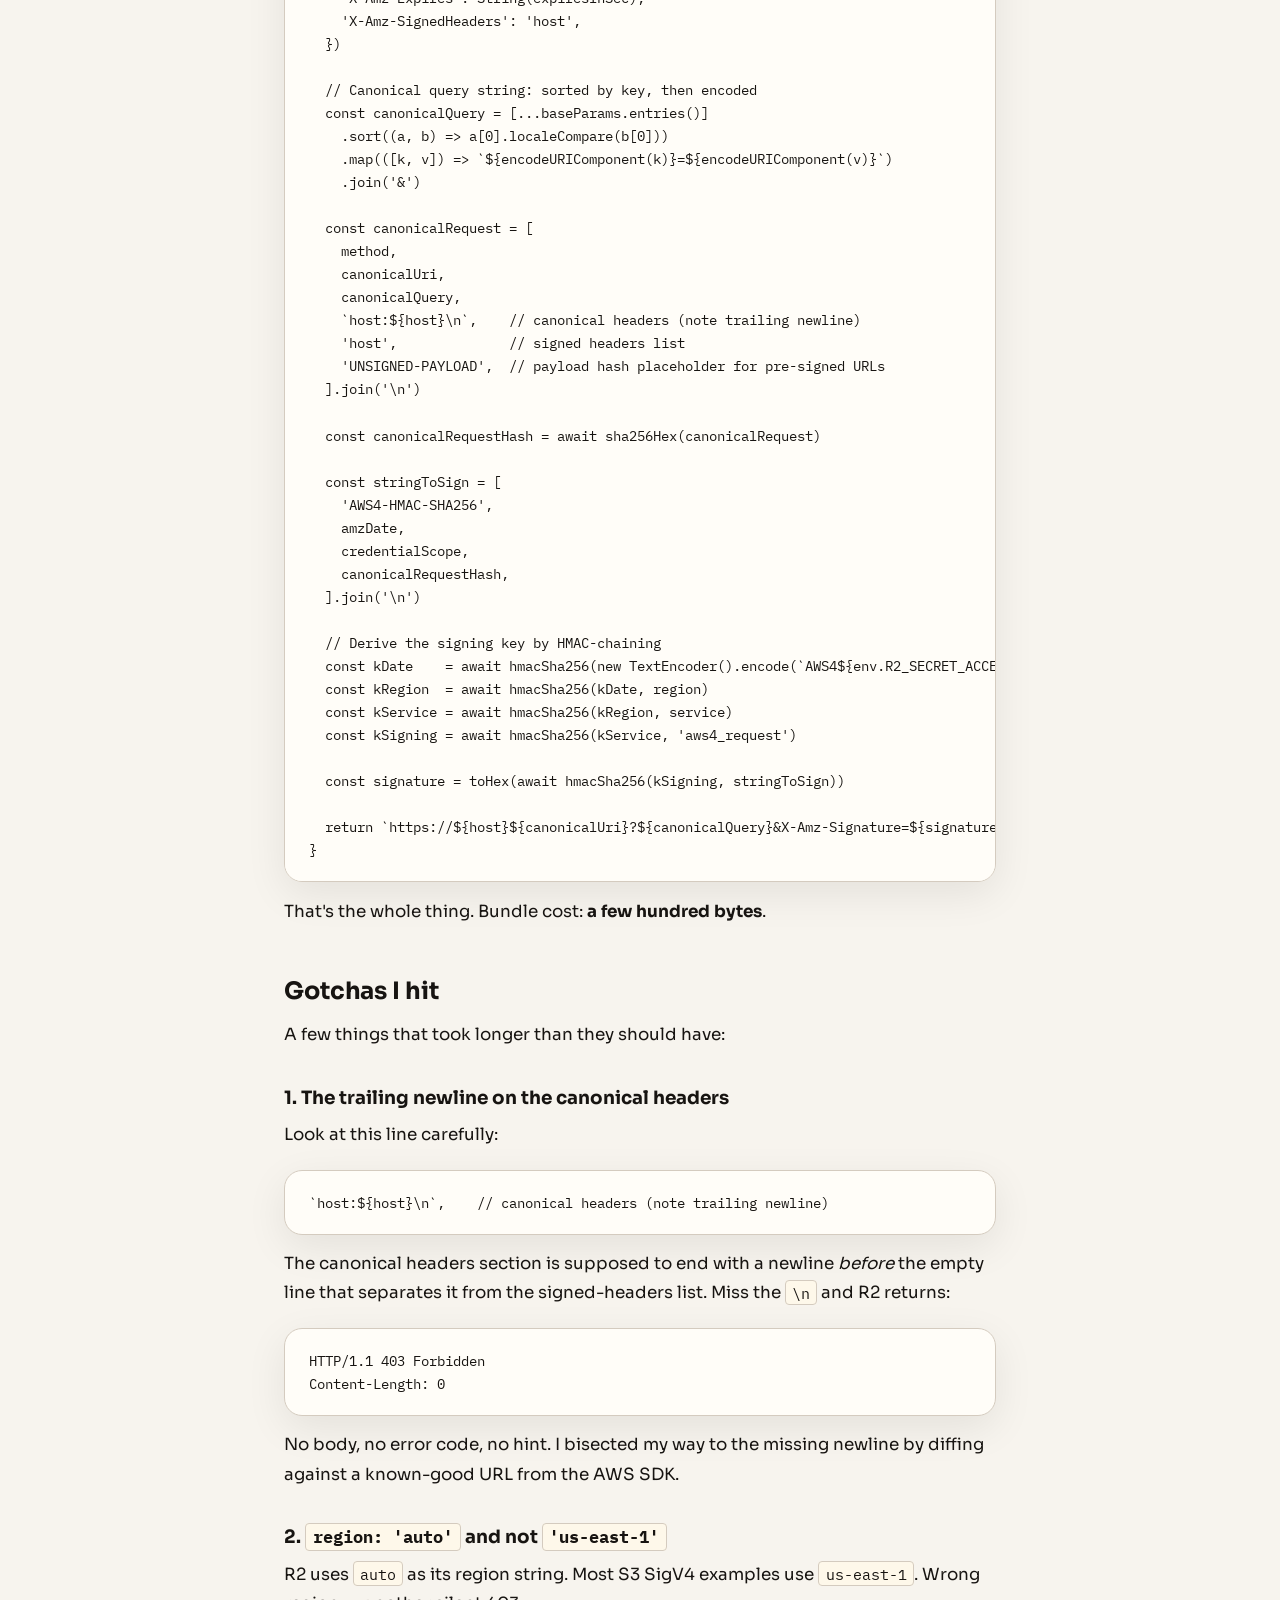
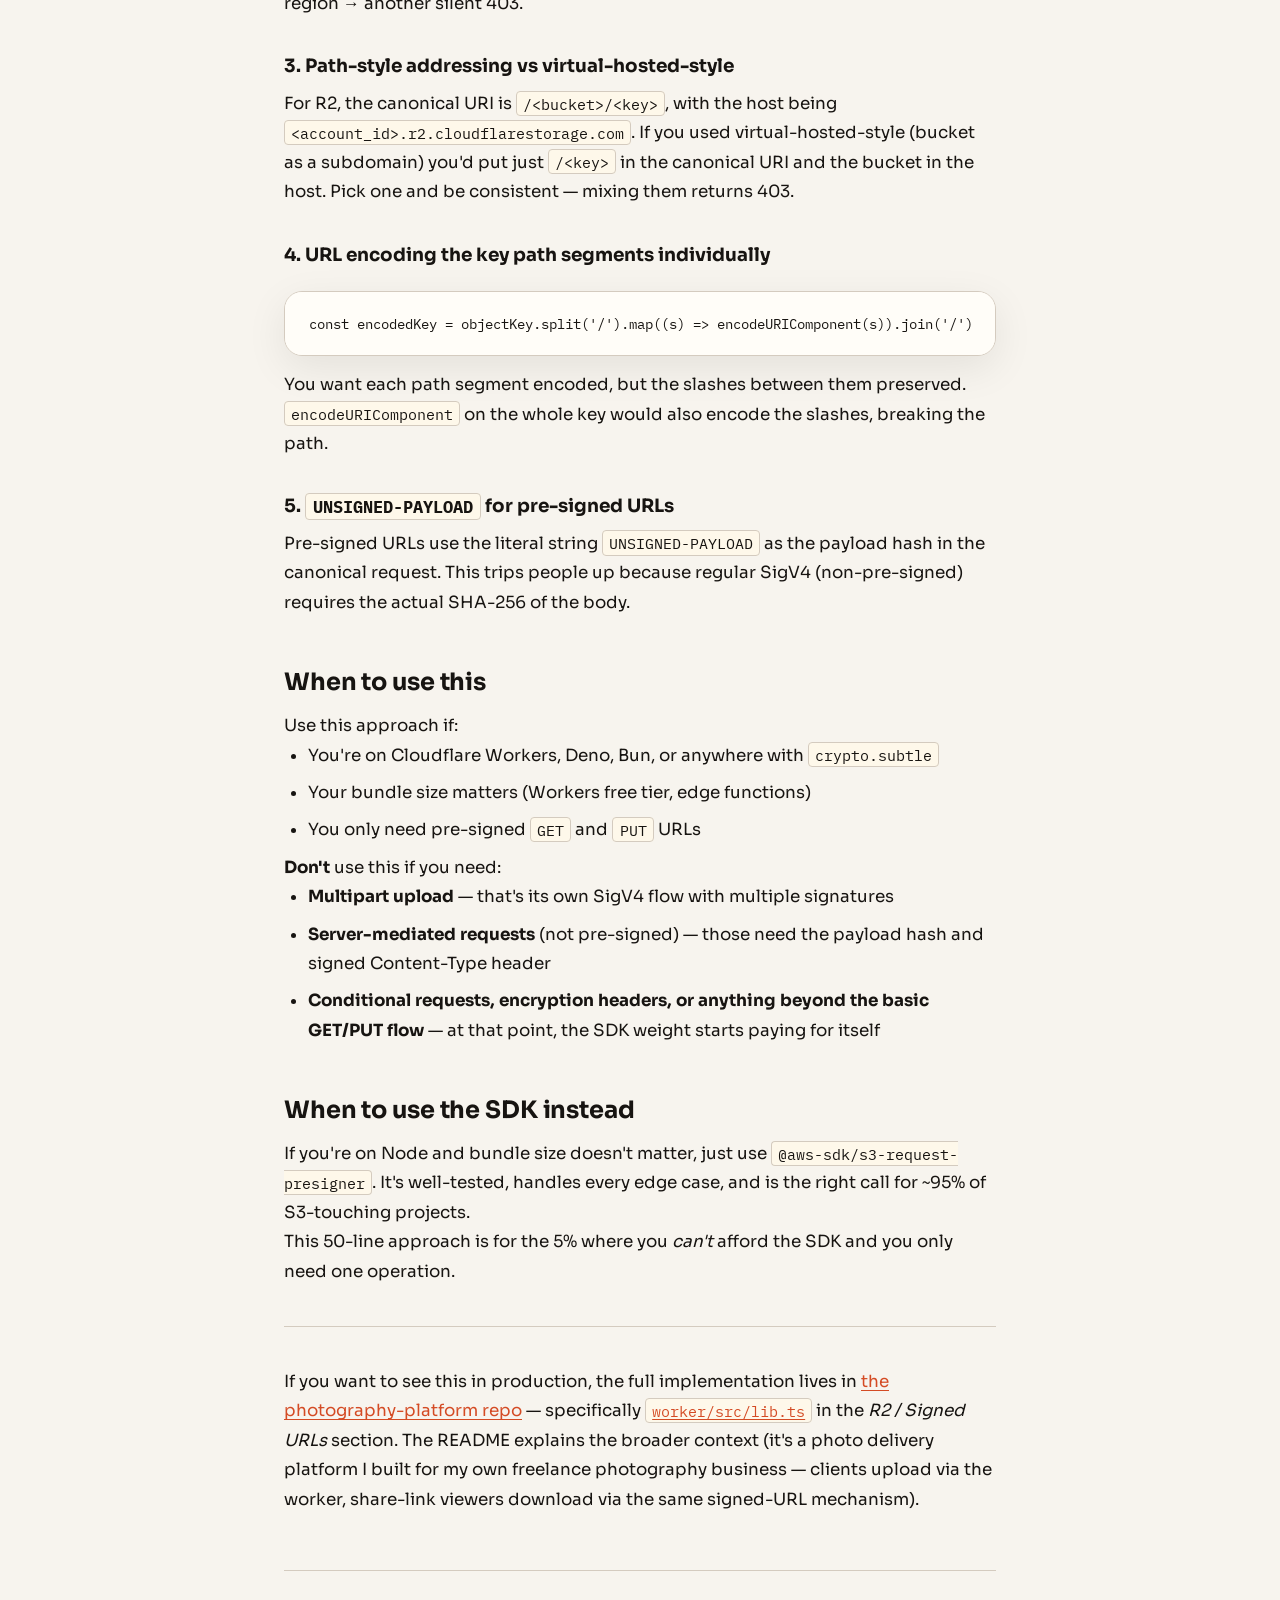
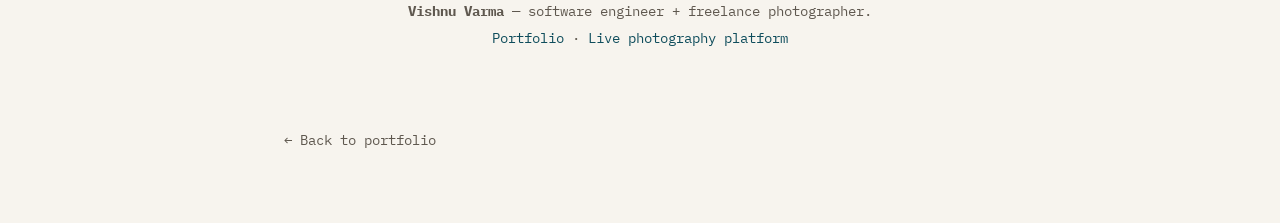
<file: blog/sigv4-without-aws-sdk.html>
<!DOCTYPE html>
<html lang="en" data-theme="light">
<head>
  <meta charset="UTF-8">
  <meta name="viewport" content="width=device-width, initial-scale=1.0">
  <title>Signing S3-compatible URLs in a Cloudflare Worker without the AWS SDK | Vishnu</title>
  <meta name="description" content="How 50 lines of crypto.subtle replaces a 500 KB SDK — a practical guide to AWS Signature V4 pre-signed URLs in Cloudflare Workers, Deno, or Bun.">
  <meta property="og:type" content="article">
  <meta property="og:title" content="Signing S3-compatible URLs in a Cloudflare Worker without the AWS SDK">
  <meta property="og:description" content="How 50 lines of crypto.subtle replaces a 500 KB SDK.">
  <meta property="og:url" content="https://gvvskvarma.github.io/vishnu-portfolio/blog/sigv4-without-aws-sdk.html">
  <meta name="twitter:card" content="summary_large_image">
  <meta name="twitter:title" content="Signing S3-compatible URLs in a Cloudflare Worker without the AWS SDK">
  <meta name="twitter:description" content="How 50 lines of crypto.subtle replaces a 500 KB SDK.">
  <link rel="icon" href="data:image/svg+xml,<svg xmlns='http://www.w3.org/2000/svg' viewBox='0 0 100 100'><rect rx='20' width='100' height='100' fill='%23d44b24'/><text x='50' y='68' font-size='52' font-family='system-ui' font-weight='700' fill='white' text-anchor='middle'>V</text></svg>">
  <link rel="preconnect" href="https://fonts.googleapis.com">
  <link rel="preconnect" href="https://fonts.gstatic.com" crossorigin>
  <link href="https://fonts.googleapis.com/css2?family=Sora:wght@400;600;700;800&family=IBM+Plex+Mono:wght@400;500&display=swap" rel="stylesheet">
  <link rel="stylesheet" href="../styles.css">
</head>
<body class="post-body">
  <div class="noise" aria-hidden="true"></div>
  <div class="bg-layer bg-one" aria-hidden="true"></div>
  <div class="bg-layer bg-two" aria-hidden="true"></div>

  <header class="site-header">
    <a class="brand" href="../index.html">Vishnu Vardhan Gottumukkala</a>
    <nav aria-label="Primary">
      <a href="../index.html#projects">Projects</a>
      <a href="../index.html#writing">Writing</a>
      <a href="../index.html#contact">Contact</a>
    </nav>
    <button class="theme-toggle" type="button" aria-label="Toggle dark mode" id="theme-toggle">
      <svg class="icon-sun" width="20" height="20" viewBox="0 0 24 24" fill="none" stroke="currentColor" stroke-width="2" stroke-linecap="round" stroke-linejoin="round"><circle cx="12" cy="12" r="5"/><line x1="12" y1="1" x2="12" y2="3"/><line x1="12" y1="21" x2="12" y2="23"/><line x1="4.22" y1="4.22" x2="5.64" y2="5.64"/><line x1="18.36" y1="18.36" x2="19.78" y2="19.78"/><line x1="1" y1="12" x2="3" y2="12"/><line x1="21" y1="12" x2="23" y2="12"/><line x1="4.22" y1="19.78" x2="5.64" y2="18.36"/><line x1="18.36" y1="5.64" x2="19.78" y2="4.22"/></svg>
      <svg class="icon-moon" width="20" height="20" viewBox="0 0 24 24" fill="none" stroke="currentColor" stroke-width="2" stroke-linecap="round" stroke-linejoin="round"><path d="M21 12.79A9 9 0 1 1 11.21 3 7 7 0 0 0 21 12.79z"/></svg>
    </button>
  </header>

  <main class="post-main">
    <a class="post-back" href="../index.html#writing">&larr; Back to portfolio</a>

    <article class="post">
      <header class="post-head">
        <p class="eyebrow">Writing &middot; Backend &middot; Edge</p>
        <h1>Signing S3-compatible URLs in a Cloudflare Worker without the AWS SDK</h1>
        <p class="post-meta">~50 lines of <code>crypto.subtle</code> instead of a 500&nbsp;KB SDK. Why I did it, the gotchas, and the full code.</p>
      </header>

      <div class="post-body-content">
        <p>I run a small photography delivery platform on Cloudflare Workers + R2. Every photo download goes through a short-lived <strong>pre-signed URL</strong> that the worker mints and hands to the browser. The browser then talks to R2 directly &mdash; the worker never sees the bytes, which is the whole point of running this on the edge.</p>

        <p>The obvious way to mint those URLs is the AWS SDK for JavaScript: it speaks S3 (which R2 is compatible with), it handles SigV4, you import <code>getSignedUrl</code> and you're done. So I tried that first. Then I looked at my worker bundle and gave up.</p>

        <h2>Why the SDK didn't fit</h2>

        <p>Cloudflare Workers have a <strong>1&nbsp;MB total compressed bundle limit on the free tier</strong> (10&nbsp;MB on paid plans). The AWS SDK for JavaScript v3, even tree-shaken to just the S3 client and the request-presigner, lands at <strong>~500&nbsp;KB unminified</strong>. That's 30%+ of the budget gone for one operation: mint a pre-signed URL.</p>

        <p>I don't need:</p>
        <ul>
          <li>multipart upload (R2 supports it but I don't use it yet)</li>
          <li>retry middleware (the worker calls R2 once per request)</li>
          <li>the full S3 API surface (~hundreds of operations)</li>
        </ul>

        <p>I need exactly <em>one thing</em>: take an <code>(method, bucket, key, expiresIn)</code> and return <code>https://&lt;host&gt;/&lt;bucket&gt;/&lt;key&gt;?X-Amz-Signature=...</code></p>

        <p>That's a job for <code>crypto.subtle</code>.</p>

        <h2>What SigV4 actually is</h2>

        <p><a href="https://docs.aws.amazon.com/IAM/latest/UserGuide/reference_aws-signing-version-4.html" target="_blank" rel="noreferrer">AWS Signature Version 4</a> is the signing protocol AWS uses to authenticate requests. For pre-signed URLs in particular ("query parameter authentication"), the recipe is:</p>

        <ol>
          <li>Build a <strong>canonical request</strong> &mdash; a deterministic string representation of the request (method, path, query params, headers, payload hash).</li>
          <li>Hash it (<code>SHA-256</code>).</li>
          <li>Wrap it in a <strong>string to sign</strong> with the date, region, and service.</li>
          <li>Derive a <strong>signing key</strong> by HMAC-chaining your secret access key through date &rarr; region &rarr; service &rarr; <code>"aws4_request"</code>.</li>
          <li>HMAC-sign the string-to-sign with the signing key.</li>
          <li>Stick the signature into the URL as <code>X-Amz-Signature</code>.</li>
        </ol>

        <p>That's it. Web Crypto exposes both <code>SHA-256</code> and HMAC, so a Worker can do all of this natively.</p>

        <h2>The actual code</h2>

        <p>The version that runs in production:</p>

        <pre><code class="lang-ts">const toHex = (buffer: ArrayBuffer | Uint8Array): string =&gt; {
  const bytes = buffer instanceof Uint8Array ? buffer : new Uint8Array(buffer)
  return [...bytes].map((b) =&gt; b.toString(16).padStart(2, '0')).join('')
}

const sha256Hex = async (value: string): Promise&lt;string&gt; =&gt; {
  const data = new TextEncoder().encode(value)
  return toHex(await crypto.subtle.digest('SHA-256', data))
}

const hmacSha256 = async (key: Uint8Array, value: string): Promise&lt;Uint8Array&gt; =&gt; {
  const cryptoKey = await crypto.subtle.importKey(
    'raw', key, { name: 'HMAC', hash: 'SHA-256' }, false, ['sign']
  )
  const sig = await crypto.subtle.sign('HMAC', cryptoKey, new TextEncoder().encode(value))
  return new Uint8Array(sig)
}

const asUtcDateParts = (date: Date) =&gt; {
  const yyyy = date.getUTCFullYear().toString().padStart(4, '0')
  const mm = (date.getUTCMonth() + 1).toString().padStart(2, '0')
  const dd = date.getUTCDate().toString().padStart(2, '0')
  const hh = date.getUTCHours().toString().padStart(2, '0')
  const mi = date.getUTCMinutes().toString().padStart(2, '0')
  const ss = date.getUTCSeconds().toString().padStart(2, '0')
  return {
    dateStamp: `${yyyy}${mm}${dd}`,
    amzDate: `${yyyy}${mm}${dd}T${hh}${mi}${ss}Z`,
  }
}

export const buildR2SignedUrl = async (
  env: { R2_ACCOUNT_ID: string; R2_BUCKET: string; R2_ACCESS_KEY_ID: string; R2_SECRET_ACCESS_KEY: string },
  method: 'GET' | 'PUT',
  objectKey: string,
  expiresInSec: number,
) =&gt; {
  const now = new Date()
  const { dateStamp, amzDate } = asUtcDateParts(now)
  const region = 'auto'
  const service = 's3'
  const host = `${env.R2_ACCOUNT_ID}.r2.cloudflarestorage.com`

  // Path-style addressing — encode each segment, leave slashes alone
  const encodedKey = objectKey.split('/').map((s) =&gt; encodeURIComponent(s)).join('/')
  const canonicalUri = `/${env.R2_BUCKET}/${encodedKey}`

  const credentialScope = `${dateStamp}/${region}/${service}/aws4_request`

  const baseParams = new URLSearchParams({
    'X-Amz-Algorithm': 'AWS4-HMAC-SHA256',
    'X-Amz-Credential': `${env.R2_ACCESS_KEY_ID}/${credentialScope}`,
    'X-Amz-Date': amzDate,
    'X-Amz-Expires': String(expiresInSec),
    'X-Amz-SignedHeaders': 'host',
  })

  // Canonical query string: sorted by key, then encoded
  const canonicalQuery = [...baseParams.entries()]
    .sort((a, b) =&gt; a[0].localeCompare(b[0]))
    .map(([k, v]) =&gt; `${encodeURIComponent(k)}=${encodeURIComponent(v)}`)
    .join('&amp;')

  const canonicalRequest = [
    method,
    canonicalUri,
    canonicalQuery,
    `host:${host}\n`,    // canonical headers (note trailing newline)
    'host',              // signed headers list
    'UNSIGNED-PAYLOAD',  // payload hash placeholder for pre-signed URLs
  ].join('\n')

  const canonicalRequestHash = await sha256Hex(canonicalRequest)

  const stringToSign = [
    'AWS4-HMAC-SHA256',
    amzDate,
    credentialScope,
    canonicalRequestHash,
  ].join('\n')

  // Derive the signing key by HMAC-chaining
  const kDate    = await hmacSha256(new TextEncoder().encode(`AWS4${env.R2_SECRET_ACCESS_KEY}`), dateStamp)
  const kRegion  = await hmacSha256(kDate, region)
  const kService = await hmacSha256(kRegion, service)
  const kSigning = await hmacSha256(kService, 'aws4_request')

  const signature = toHex(await hmacSha256(kSigning, stringToSign))

  return `https://${host}${canonicalUri}?${canonicalQuery}&amp;X-Amz-Signature=${signature}`
}</code></pre>

        <p>That's the whole thing. Bundle cost: <strong>a few hundred bytes</strong>.</p>

        <h2>Gotchas I hit</h2>

        <p>A few things that took longer than they should have:</p>

        <h3>1. The trailing newline on the canonical headers</h3>

        <p>Look at this line carefully:</p>

        <pre><code class="lang-ts">`host:${host}\n`,    // canonical headers (note trailing newline)</code></pre>

        <p>The canonical headers section is supposed to end with a newline <em>before</em> the empty line that separates it from the signed-headers list. Miss the <code>\n</code> and R2 returns:</p>

        <pre><code>HTTP/1.1 403 Forbidden
Content-Length: 0</code></pre>

        <p>No body, no error code, no hint. I bisected my way to the missing newline by diffing against a known-good URL from the AWS SDK.</p>

        <h3>2. <code>region: 'auto'</code> and not <code>'us-east-1'</code></h3>

        <p>R2 uses <code>auto</code> as its region string. Most S3 SigV4 examples use <code>us-east-1</code>. Wrong region &rarr; another silent 403.</p>

        <h3>3. Path-style addressing vs virtual-hosted-style</h3>

        <p>For R2, the canonical URI is <code>/&lt;bucket&gt;/&lt;key&gt;</code>, with the host being <code>&lt;account_id&gt;.r2.cloudflarestorage.com</code>. If you used virtual-hosted-style (bucket as a subdomain) you'd put just <code>/&lt;key&gt;</code> in the canonical URI and the bucket in the host. Pick one and be consistent &mdash; mixing them returns 403.</p>

        <h3>4. URL encoding the key path segments individually</h3>

        <pre><code class="lang-ts">const encodedKey = objectKey.split('/').map((s) =&gt; encodeURIComponent(s)).join('/')</code></pre>

        <p>You want each path segment encoded, but the slashes between them preserved. <code>encodeURIComponent</code> on the whole key would also encode the slashes, breaking the path.</p>

        <h3>5. <code>UNSIGNED-PAYLOAD</code> for pre-signed URLs</h3>

        <p>Pre-signed URLs use the literal string <code>UNSIGNED-PAYLOAD</code> as the payload hash in the canonical request. This trips people up because regular SigV4 (non-pre-signed) requires the actual SHA-256 of the body.</p>

        <h2>When to use this</h2>

        <p>Use this approach if:</p>

        <ul>
          <li>You're on Cloudflare Workers, Deno, Bun, or anywhere with <code>crypto.subtle</code></li>
          <li>Your bundle size matters (Workers free tier, edge functions)</li>
          <li>You only need pre-signed <code>GET</code> and <code>PUT</code> URLs</li>
        </ul>

        <p><strong>Don't</strong> use this if you need:</p>

        <ul>
          <li><strong>Multipart upload</strong> &mdash; that's its own SigV4 flow with multiple signatures</li>
          <li><strong>Server-mediated requests</strong> (not pre-signed) &mdash; those need the payload hash and signed Content-Type header</li>
          <li><strong>Conditional requests, encryption headers, or anything beyond the basic GET/PUT flow</strong> &mdash; at that point, the SDK weight starts paying for itself</li>
        </ul>

        <h2>When to use the SDK instead</h2>

        <p>If you're on Node and bundle size doesn't matter, just use <code>@aws-sdk/s3-request-presigner</code>. It's well-tested, handles every edge case, and is the right call for ~95% of S3-touching projects.</p>

        <p>This 50-line approach is for the 5% where you <em>can't</em> afford the SDK and you only need one operation.</p>

        <hr>

        <p>If you want to see this in production, the full implementation lives in <a href="https://github.com/gvvskvarma/rajugari-abbayi-photos" target="_blank" rel="noreferrer">the photography-platform repo</a> &mdash; specifically <a href="https://github.com/gvvskvarma/rajugari-abbayi-photos/blob/main/worker/src/lib.ts" target="_blank" rel="noreferrer"><code>worker/src/lib.ts</code></a> in the <em>R2 / Signed URLs</em> section. The README explains the broader context (it's a photo delivery platform I built for my own freelance photography business &mdash; clients upload via the worker, share-link viewers download via the same signed-URL mechanism).</p>
      </div>

      <footer class="post-footer">
        <p class="post-byline">
          <strong>Vishnu Varma</strong> &mdash; software engineer + freelance photographer.
        </p>
        <p class="post-byline-links">
          <a href="../index.html">Portfolio</a> &middot;
          <a href="https://rajugariabbayishots.vercel.app" target="_blank" rel="noreferrer">Live photography platform</a>
        </p>
      </footer>
    </article>

    <a class="post-back post-back-bottom" href="../index.html#writing">&larr; Back to portfolio</a>
  </main>

  <script src="../script.js"></script>
</body>
</html>
</file>
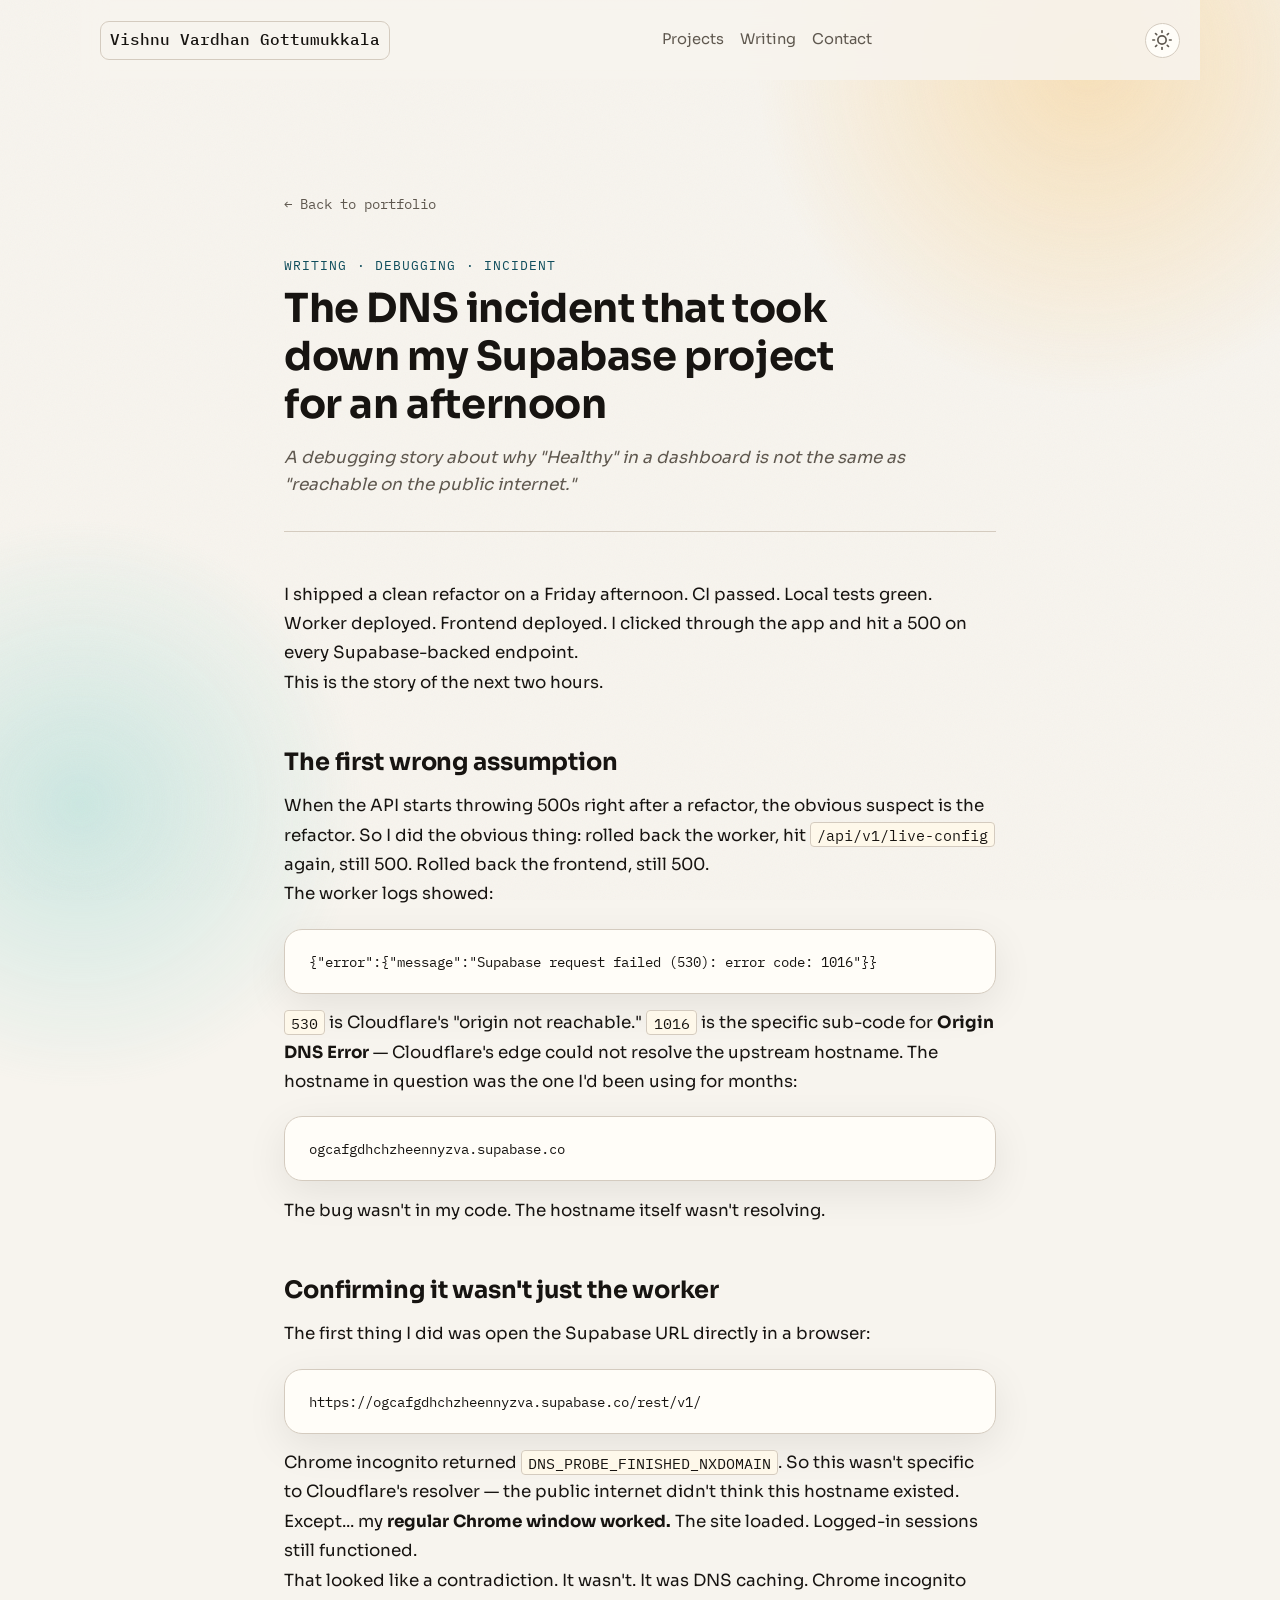
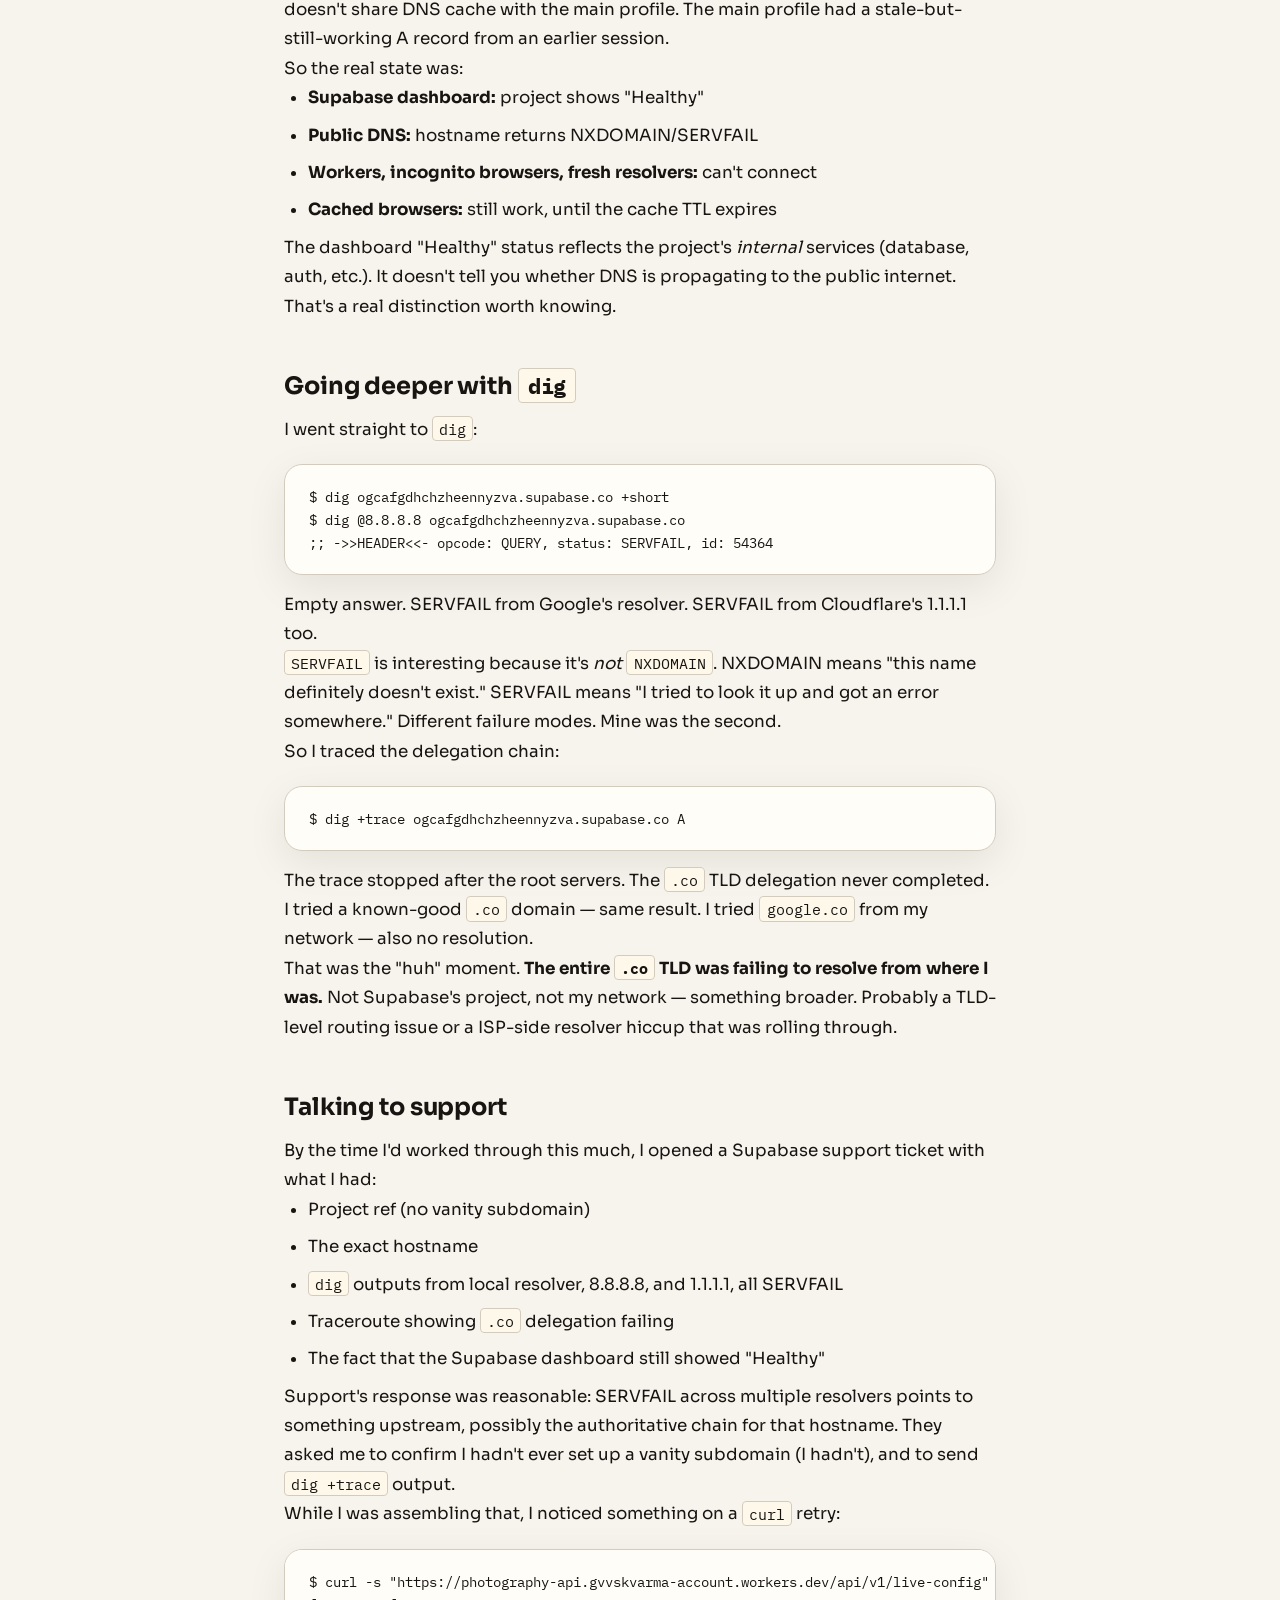
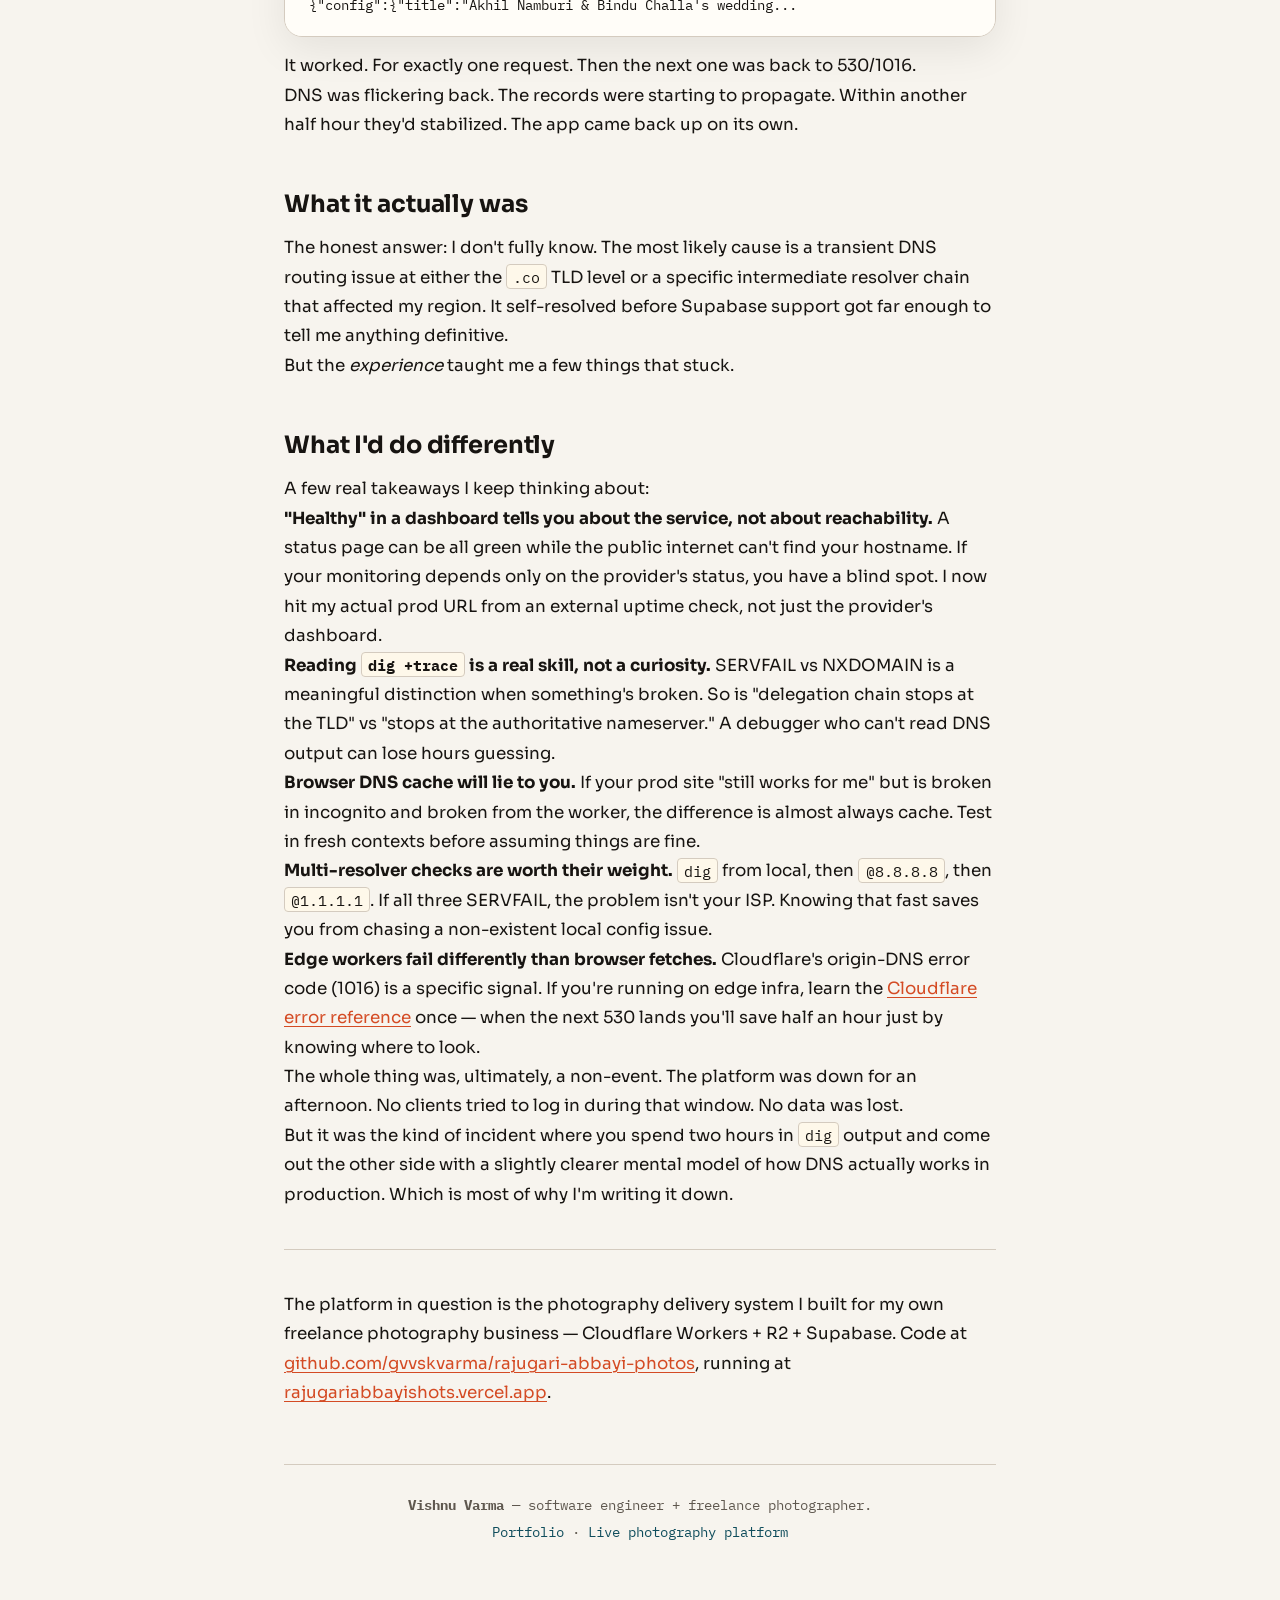
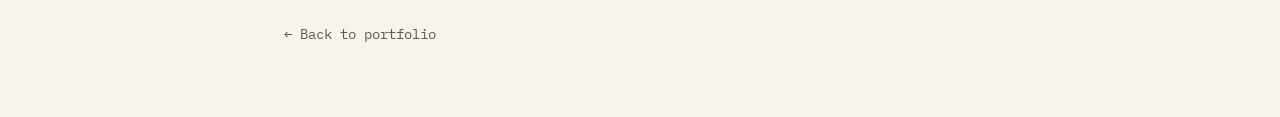
<file: blog/supabase-dns-incident.html>
<!DOCTYPE html>
<html lang="en" data-theme="light">
<head>
  <meta charset="UTF-8">
  <meta name="viewport" content="width=device-width, initial-scale=1.0">
  <title>The DNS incident that took down my Supabase project for an afternoon | Vishnu</title>
  <meta name="description" content="A debugging story about why Healthy in a dashboard is not the same as reachable on the public internet. dig +trace, SERVFAIL vs NXDOMAIN, and what edge-worker error 1016 means.">
  <meta property="og:type" content="article">
  <meta property="og:title" content="The DNS incident that took down my Supabase project for an afternoon">
  <meta property="og:description" content="A debugging story about why Healthy in a dashboard is not the same as reachable on the public internet.">
  <meta property="og:url" content="https://gvvskvarma.github.io/vishnu-portfolio/blog/supabase-dns-incident.html">
  <meta name="twitter:card" content="summary_large_image">
  <meta name="twitter:title" content="The DNS incident that took down my Supabase project for an afternoon">
  <meta name="twitter:description" content="A debugging story about why Healthy in a dashboard is not the same as reachable on the public internet.">
  <link rel="icon" href="data:image/svg+xml,<svg xmlns='http://www.w3.org/2000/svg' viewBox='0 0 100 100'><rect rx='20' width='100' height='100' fill='%23d44b24'/><text x='50' y='68' font-size='52' font-family='system-ui' font-weight='700' fill='white' text-anchor='middle'>V</text></svg>">
  <link rel="preconnect" href="https://fonts.googleapis.com">
  <link rel="preconnect" href="https://fonts.gstatic.com" crossorigin>
  <link href="https://fonts.googleapis.com/css2?family=Sora:wght@400;600;700;800&family=IBM+Plex+Mono:wght@400;500&display=swap" rel="stylesheet">
  <link rel="stylesheet" href="../styles.css">
</head>
<body class="post-body">
  <div class="noise" aria-hidden="true"></div>
  <div class="bg-layer bg-one" aria-hidden="true"></div>
  <div class="bg-layer bg-two" aria-hidden="true"></div>

  <header class="site-header">
    <a class="brand" href="../index.html">Vishnu Vardhan Gottumukkala</a>
    <nav aria-label="Primary">
      <a href="../index.html#projects">Projects</a>
      <a href="../index.html#writing">Writing</a>
      <a href="../index.html#contact">Contact</a>
    </nav>
    <button class="theme-toggle" type="button" aria-label="Toggle dark mode" id="theme-toggle">
      <svg class="icon-sun" width="20" height="20" viewBox="0 0 24 24" fill="none" stroke="currentColor" stroke-width="2" stroke-linecap="round" stroke-linejoin="round"><circle cx="12" cy="12" r="5"/><line x1="12" y1="1" x2="12" y2="3"/><line x1="12" y1="21" x2="12" y2="23"/><line x1="4.22" y1="4.22" x2="5.64" y2="5.64"/><line x1="18.36" y1="18.36" x2="19.78" y2="19.78"/><line x1="1" y1="12" x2="3" y2="12"/><line x1="21" y1="12" x2="23" y2="12"/><line x1="4.22" y1="19.78" x2="5.64" y2="18.36"/><line x1="18.36" y1="5.64" x2="19.78" y2="4.22"/></svg>
      <svg class="icon-moon" width="20" height="20" viewBox="0 0 24 24" fill="none" stroke="currentColor" stroke-width="2" stroke-linecap="round" stroke-linejoin="round"><path d="M21 12.79A9 9 0 1 1 11.21 3 7 7 0 0 0 21 12.79z"/></svg>
    </button>
  </header>

  <main class="post-main">
    <a class="post-back" href="../index.html#writing">&larr; Back to portfolio</a>

    <article class="post">
      <header class="post-head">
        <p class="eyebrow">Writing &middot; Debugging &middot; Incident</p>
        <h1>The DNS incident that took down my Supabase project for an afternoon</h1>
        <p class="post-meta">A debugging story about why "Healthy" in a dashboard is not the same as "reachable on the public internet."</p>
      </header>

      <div class="post-body-content">
        <p>I shipped a clean refactor on a Friday afternoon. CI passed. Local tests green. Worker deployed. Frontend deployed. I clicked through the app and hit a 500 on every Supabase-backed endpoint.</p>

        <p>This is the story of the next two hours.</p>

        <h2>The first wrong assumption</h2>

        <p>When the API starts throwing 500s right after a refactor, the obvious suspect is the refactor. So I did the obvious thing: rolled back the worker, hit <code>/api/v1/live-config</code> again, still 500. Rolled back the frontend, still 500.</p>

        <p>The worker logs showed:</p>

        <pre><code class="lang-json">{"error":{"message":"Supabase request failed (530): error code: 1016"}}</code></pre>

        <p><code>530</code> is Cloudflare's "origin not reachable." <code>1016</code> is the specific sub-code for <strong>Origin DNS Error</strong> &mdash; Cloudflare's edge could not resolve the upstream hostname. The hostname in question was the one I'd been using for months:</p>

        <pre><code>ogcafgdhchzheennyzva.supabase.co</code></pre>

        <p>The bug wasn't in my code. The hostname itself wasn't resolving.</p>

        <h2>Confirming it wasn't just the worker</h2>

        <p>The first thing I did was open the Supabase URL directly in a browser:</p>

        <pre><code>https://ogcafgdhchzheennyzva.supabase.co/rest/v1/</code></pre>

        <p>Chrome incognito returned <code>DNS_PROBE_FINISHED_NXDOMAIN</code>. So this wasn't specific to Cloudflare's resolver &mdash; the public internet didn't think this hostname existed.</p>

        <p>Except... my <strong>regular Chrome window worked.</strong> The site loaded. Logged-in sessions still functioned.</p>

        <p>That looked like a contradiction. It wasn't. It was DNS caching. Chrome incognito doesn't share DNS cache with the main profile. The main profile had a stale-but-still-working A record from an earlier session.</p>

        <p>So the real state was:</p>

        <ul>
          <li><strong>Supabase dashboard:</strong> project shows "Healthy"</li>
          <li><strong>Public DNS:</strong> hostname returns NXDOMAIN/SERVFAIL</li>
          <li><strong>Workers, incognito browsers, fresh resolvers:</strong> can't connect</li>
          <li><strong>Cached browsers:</strong> still work, until the cache TTL expires</li>
        </ul>

        <p>The dashboard "Healthy" status reflects the project's <em>internal</em> services (database, auth, etc.). It doesn't tell you whether DNS is propagating to the public internet. That's a real distinction worth knowing.</p>

        <h2>Going deeper with <code>dig</code></h2>

        <p>I went straight to <code>dig</code>:</p>

        <pre><code class="lang-bash">$ dig ogcafgdhchzheennyzva.supabase.co +short
$ dig @8.8.8.8 ogcafgdhchzheennyzva.supabase.co
;; -&gt;&gt;HEADER&lt;&lt;- opcode: QUERY, status: SERVFAIL, id: 54364</code></pre>

        <p>Empty answer. SERVFAIL from Google's resolver. SERVFAIL from Cloudflare's 1.1.1.1 too.</p>

        <p><code>SERVFAIL</code> is interesting because it's <em>not</em> <code>NXDOMAIN</code>. NXDOMAIN means "this name definitely doesn't exist." SERVFAIL means "I tried to look it up and got an error somewhere." Different failure modes. Mine was the second.</p>

        <p>So I traced the delegation chain:</p>

        <pre><code class="lang-bash">$ dig +trace ogcafgdhchzheennyzva.supabase.co A</code></pre>

        <p>The trace stopped after the root servers. The <code>.co</code> TLD delegation never completed. I tried a known-good <code>.co</code> domain &mdash; same result. I tried <code>google.co</code> from my network &mdash; also no resolution.</p>

        <p>That was the "huh" moment. <strong>The entire <code>.co</code> TLD was failing to resolve from where I was.</strong> Not Supabase's project, not my network &mdash; something broader. Probably a TLD-level routing issue or a ISP-side resolver hiccup that was rolling through.</p>

        <h2>Talking to support</h2>

        <p>By the time I'd worked through this much, I opened a Supabase support ticket with what I had:</p>

        <ul>
          <li>Project ref (no vanity subdomain)</li>
          <li>The exact hostname</li>
          <li><code>dig</code> outputs from local resolver, 8.8.8.8, and 1.1.1.1, all SERVFAIL</li>
          <li>Traceroute showing <code>.co</code> delegation failing</li>
          <li>The fact that the Supabase dashboard still showed "Healthy"</li>
        </ul>

        <p>Support's response was reasonable: SERVFAIL across multiple resolvers points to something upstream, possibly the authoritative chain for that hostname. They asked me to confirm I hadn't ever set up a vanity subdomain (I hadn't), and to send <code>dig +trace</code> output.</p>

        <p>While I was assembling that, I noticed something on a <code>curl</code> retry:</p>

        <pre><code class="lang-bash">$ curl -s "https://photography-api.gvvskvarma-account.workers.dev/api/v1/live-config"
{"config":{"title":"Akhil Namburi &amp; Bindu Challa's wedding...</code></pre>

        <p>It worked. For exactly one request. Then the next one was back to 530/1016.</p>

        <p>DNS was flickering back. The records were starting to propagate. Within another half hour they'd stabilized. The app came back up on its own.</p>

        <h2>What it actually was</h2>

        <p>The honest answer: I don't fully know. The most likely cause is a transient DNS routing issue at either the <code>.co</code> TLD level or a specific intermediate resolver chain that affected my region. It self-resolved before Supabase support got far enough to tell me anything definitive.</p>

        <p>But the <em>experience</em> taught me a few things that stuck.</p>

        <h2>What I'd do differently</h2>

        <p>A few real takeaways I keep thinking about:</p>

        <p><strong>"Healthy" in a dashboard tells you about the service, not about reachability.</strong> A status page can be all green while the public internet can't find your hostname. If your monitoring depends only on the provider's status, you have a blind spot. I now hit my actual prod URL from an external uptime check, not just the provider's dashboard.</p>

        <p><strong>Reading <code>dig +trace</code> is a real skill, not a curiosity.</strong> SERVFAIL vs NXDOMAIN is a meaningful distinction when something's broken. So is "delegation chain stops at the TLD" vs "stops at the authoritative nameserver." A debugger who can't read DNS output can lose hours guessing.</p>

        <p><strong>Browser DNS cache will lie to you.</strong> If your prod site "still works for me" but is broken in incognito and broken from the worker, the difference is almost always cache. Test in fresh contexts before assuming things are fine.</p>

        <p><strong>Multi-resolver checks are worth their weight.</strong> <code>dig</code> from local, then <code>@8.8.8.8</code>, then <code>@1.1.1.1</code>. If all three SERVFAIL, the problem isn't your ISP. Knowing that fast saves you from chasing a non-existent local config issue.</p>

        <p><strong>Edge workers fail differently than browser fetches.</strong> Cloudflare's origin-DNS error code (1016) is a specific signal. If you're running on edge infra, learn the <a href="https://developers.cloudflare.com/support/troubleshooting/cloudflare-errors/troubleshooting-cloudflare-5xx-errors/" target="_blank" rel="noreferrer">Cloudflare error reference</a> once &mdash; when the next 530 lands you'll save half an hour just by knowing where to look.</p>

        <p>The whole thing was, ultimately, a non-event. The platform was down for an afternoon. No clients tried to log in during that window. No data was lost.</p>

        <p>But it was the kind of incident where you spend two hours in <code>dig</code> output and come out the other side with a slightly clearer mental model of how DNS actually works in production. Which is most of why I'm writing it down.</p>

        <hr>

        <p>The platform in question is the photography delivery system I built for my own freelance photography business &mdash; Cloudflare Workers + R2 + Supabase. Code at <a href="https://github.com/gvvskvarma/rajugari-abbayi-photos" target="_blank" rel="noreferrer">github.com/gvvskvarma/rajugari-abbayi-photos</a>, running at <a href="https://rajugariabbayishots.vercel.app" target="_blank" rel="noreferrer">rajugariabbayishots.vercel.app</a>.</p>
      </div>

      <footer class="post-footer">
        <p class="post-byline">
          <strong>Vishnu Varma</strong> &mdash; software engineer + freelance photographer.
        </p>
        <p class="post-byline-links">
          <a href="../index.html">Portfolio</a> &middot;
          <a href="https://rajugariabbayishots.vercel.app" target="_blank" rel="noreferrer">Live photography platform</a>
        </p>
      </footer>
    </article>

    <a class="post-back post-back-bottom" href="../index.html#writing">&larr; Back to portfolio</a>
  </main>

  <script src="../script.js"></script>
</body>
</html>
</file>
<file: styles.css>
/* ===== Design Tokens ===== */
:root {
  --bg: #f7f4ee;
  --surface: #fffdf8;
  --surface-strong: #fef8ea;
  --text: #171411;
  --muted: #5f584f;
  --line: #d4cbbf;
  --primary: #d44b24;
  --primary-ink: #ffffff;
  --accent: #0f4d5c;
  --accent-light: rgba(15, 77, 92, 0.10);
  --mono: "IBM Plex Mono", monospace;
  --sans: "Sora", sans-serif;
  --radius: 18px;
  --shadow: 0 12px 40px rgba(18, 16, 12, 0.08);
  --header-bg: rgba(247, 244, 238, 0.85);
  --card-hover-border: var(--primary);
  --gradient-start: #d44b24;
  --gradient-mid: #e8734a;
  --gradient-end: #0f4d5c;
}

/* ===== Dark Mode ===== */
[data-theme="dark"] {
  --bg: #121212;
  --surface: #1e1e1e;
  --surface-strong: #252525;
  --text: #e8e4de;
  --muted: #a09a92;
  --line: #333;
  --primary: #e8734a;
  --accent: #5ec4b6;
  --accent-light: rgba(94, 196, 182, 0.12);
  --header-bg: rgba(18, 18, 18, 0.88);
  --shadow: 0 12px 40px rgba(0, 0, 0, 0.3);
  --gradient-start: #e8734a;
  --gradient-mid: #f09070;
  --gradient-end: #5ec4b6;
}

/* ===== Reset & Base ===== */
*,
*::before,
*::after {
  box-sizing: border-box;
}

html {
  scroll-behavior: smooth;
}

html,
body {
  margin: 0;
  padding: 0;
}

body {
  font-family: var(--sans);
  color: var(--text);
  background: var(--bg);
  line-height: 1.6;
  overflow-x: hidden;
  transition: background 0.35s ease, color 0.35s ease;
}

/* ===== Noise Texture Overlay ===== */
.noise {
  position: fixed;
  inset: 0;
  z-index: -1;
  opacity: 0.035;
  pointer-events: none;
  background-image: url("data:image/svg+xml,%3Csvg viewBox='0 0 256 256' xmlns='http://www.w3.org/2000/svg'%3E%3Cfilter id='n'%3E%3CfeTurbulence type='fractalNoise' baseFrequency='0.85' numOctaves='4' stitchTiles='stitch'/%3E%3C/filter%3E%3Crect width='100%25' height='100%25' filter='url(%23n)'/%3E%3C/svg%3E");
  background-repeat: repeat;
  background-size: 256px 256px;
}

[data-theme="dark"] .noise {
  opacity: 0.06;
}

/* ===== Background Blobs ===== */
.bg-layer {
  position: fixed;
  z-index: -2;
  border-radius: 999px;
  filter: blur(0.5px);
  opacity: 0.45;
  transition: opacity 0.35s ease;
}

[data-theme="dark"] .bg-layer {
  opacity: 0.15;
}

.bg-one {
  width: 42rem;
  height: 42rem;
  background: radial-gradient(circle, #f8c97a 0%, transparent 70%);
  top: -17rem;
  right: -9rem;
}

.bg-two {
  width: 36rem;
  height: 36rem;
  background: radial-gradient(circle, #9ad8d3 0%, transparent 70%);
  left: -13rem;
  bottom: -12rem;
}

/* ===== Animated Mesh Background ===== */
.mesh-bg {
  position: fixed;
  inset: -10vh -10vw;
  z-index: -1;
  pointer-events: none;
  overflow: hidden;
  filter: blur(72px) saturate(1.1);
  opacity: 0.55;
  transition: opacity 0.35s ease;
  --parallax-y: 0px;
  transform: translate3d(0, var(--parallax-y), 0);
  will-change: transform;
}

[data-theme="dark"] .mesh-bg {
  opacity: 0.32;
  filter: blur(80px) saturate(1.2);
}

.mesh-orb {
  position: absolute;
  display: block;
  border-radius: 50%;
  will-change: transform;
}

.mesh-orb-1 {
  width: 38rem;
  height: 38rem;
  background: radial-gradient(circle, rgba(212, 75, 36, 0.5) 0%, transparent 70%);
  top: -10rem;
  left: -8rem;
  animation: mesh-drift-a 22s ease-in-out infinite alternate;
}

.mesh-orb-2 {
  width: 32rem;
  height: 32rem;
  background: radial-gradient(circle, rgba(94, 196, 182, 0.55) 0%, transparent 70%);
  top: 14rem;
  right: -8rem;
  animation: mesh-drift-b 26s ease-in-out infinite alternate;
}

.mesh-orb-3 {
  width: 30rem;
  height: 30rem;
  background: radial-gradient(circle, rgba(15, 77, 92, 0.45) 0%, transparent 70%);
  bottom: -8rem;
  left: 18%;
  animation: mesh-drift-c 30s ease-in-out infinite alternate;
}

.mesh-orb-4 {
  width: 26rem;
  height: 26rem;
  background: radial-gradient(circle, rgba(232, 115, 74, 0.45) 0%, transparent 70%);
  top: 38%;
  left: 32%;
  animation: mesh-drift-d 34s ease-in-out infinite alternate;
}

[data-theme="dark"] .mesh-orb-1 {
  background: radial-gradient(circle, rgba(232, 115, 74, 0.65) 0%, transparent 70%);
}

[data-theme="dark"] .mesh-orb-2 {
  background: radial-gradient(circle, rgba(94, 196, 182, 0.65) 0%, transparent 70%);
}

[data-theme="dark"] .mesh-orb-3 {
  background: radial-gradient(circle, rgba(115, 175, 195, 0.5) 0%, transparent 70%);
}

[data-theme="dark"] .mesh-orb-4 {
  background: radial-gradient(circle, rgba(240, 144, 112, 0.5) 0%, transparent 70%);
}

@keyframes mesh-drift-a {
  0%   { transform: translate3d(0, 0, 0) scale(1); }
  50%  { transform: translate3d(6rem, 3rem, 0) scale(1.08); }
  100% { transform: translate3d(-2rem, 5rem, 0) scale(0.96); }
}

@keyframes mesh-drift-b {
  0%   { transform: translate3d(0, 0, 0) scale(1); }
  50%  { transform: translate3d(-5rem, 4rem, 0) scale(1.06); }
  100% { transform: translate3d(-3rem, -3rem, 0) scale(0.94); }
}

@keyframes mesh-drift-c {
  0%   { transform: translate3d(0, 0, 0) scale(1); }
  50%  { transform: translate3d(4rem, -4rem, 0) scale(1.05); }
  100% { transform: translate3d(-4rem, -2rem, 0) scale(0.98); }
}

@keyframes mesh-drift-d {
  0%   { transform: translate3d(0, 0, 0) scale(1); }
  50%  { transform: translate3d(-3rem, -5rem, 0) scale(1.08); }
  100% { transform: translate3d(5rem, 2rem, 0) scale(0.92); }
}

/* ===== Header ===== */
.site-header {
  max-width: 1120px;
  margin: 0 auto;
  padding: 1.3rem 1.25rem;
  display: flex;
  align-items: center;
  justify-content: space-between;
  position: sticky;
  top: 0;
  backdrop-filter: blur(12px);
  -webkit-backdrop-filter: blur(12px);
  background: var(--header-bg);
  z-index: 10;
  transition: background 0.35s ease;
}

.brand {
  font-family: var(--mono);
  font-weight: 500;
  text-decoration: none;
  color: var(--text);
  padding: 0.35rem 0.55rem;
  border: 1px solid var(--line);
  border-radius: 9px;
  transition: border-color 0.2s ease, color 0.2s ease;
}

.brand:hover {
  border-color: var(--primary);
  color: var(--primary);
}

nav {
  display: flex;
  gap: 1rem;
}

nav a {
  text-decoration: none;
  color: var(--muted);
  font-size: 0.92rem;
  position: relative;
  transition: color 0.2s ease;
}

nav a::after {
  content: "";
  position: absolute;
  bottom: -4px;
  left: 0;
  width: 0;
  height: 2px;
  background: var(--primary);
  border-radius: 2px;
  transition: width 0.25s ease;
}

nav a:hover::after,
nav a:focus-visible::after,
nav a.is-active::after {
  width: 100%;
}

nav a:hover,
nav a:focus-visible {
  color: var(--primary);
}

/* ===== Hamburger Menu Toggle ===== */
.nav-toggle {
  display: none;
  flex-direction: column;
  justify-content: center;
  gap: 5px;
  width: 2.2rem;
  height: 2.2rem;
  border: 1px solid var(--line);
  border-radius: 9px;
  background: var(--surface);
  cursor: pointer;
  padding: 0.45rem;
  position: absolute;
  right: 3.8rem;
  top: 1.3rem;
  z-index: 11;
  transition: border-color 0.2s ease;
}

.nav-toggle:hover {
  border-color: var(--primary);
}

.nav-toggle span {
  display: block;
  width: 100%;
  height: 2px;
  background: var(--text);
  border-radius: 2px;
  transition: transform 0.3s ease, opacity 0.3s ease;
}

.nav-toggle.is-open span:nth-child(1) {
  transform: translateY(7px) rotate(45deg);
}

.nav-toggle.is-open span:nth-child(2) {
  opacity: 0;
}

.nav-toggle.is-open span:nth-child(3) {
  transform: translateY(-7px) rotate(-45deg);
}

/* ===== Dark Mode Toggle ===== */
.theme-toggle {
  display: flex;
  align-items: center;
  justify-content: center;
  width: 2.2rem;
  height: 2.2rem;
  border: 1px solid var(--line);
  border-radius: 999px;
  background: var(--surface);
  color: var(--muted);
  cursor: pointer;
  transition: border-color 0.2s ease, background 0.2s ease, color 0.2s ease;
  flex-shrink: 0;
}

.theme-toggle:hover {
  border-color: var(--primary);
  color: var(--primary);
}

.icon-moon { display: none; }
[data-theme="dark"] .icon-sun { display: none; }
[data-theme="dark"] .icon-moon { display: block; }

/* ===== Main ===== */
main {
  max-width: 1120px;
  margin: 0 auto;
  padding: 1rem 1.25rem 4rem;
}

/* ===== Hero ===== */
.hero {
  min-height: 80vh;
  display: grid;
  align-content: center;
  gap: 1.1rem;
  padding: 2rem 0 1rem;
}

.eyebrow {
  font-family: var(--mono);
  font-size: 0.84rem;
  letter-spacing: 0.08em;
  text-transform: uppercase;
  color: var(--accent);
  margin: 0;
  min-height: 1.4em;
  overflow: visible;
  white-space: normal;
  word-break: break-word;
}

h1 {
  font-size: clamp(2.2rem, 5vw, 4.8rem);
  line-height: 1.06;
  letter-spacing: -0.03em;
  max-width: 18ch;
  margin: 0;
}

/* ===== Gradient Text ===== */
.gradient-text {
  background: linear-gradient(135deg, var(--gradient-start), var(--gradient-mid), var(--gradient-end));
  background-size: 200% 200%;
  -webkit-background-clip: text;
  background-clip: text;
  -webkit-text-fill-color: transparent;
  animation: gradient-shift 6s ease infinite;
}

@keyframes gradient-shift {
  0%, 100% { background-position: 0% 50%; }
  50% { background-position: 100% 50%; }
}

.lead {
  max-width: 72ch;
  color: var(--muted);
  margin: 0;
}

.lead strong {
  color: var(--text);
}

.hero-actions {
  display: flex;
  flex-wrap: wrap;
  gap: 0.7rem;
}

/* ===== Buttons ===== */
.btn {
  text-decoration: none;
  border-radius: 999px;
  padding: 0.7rem 1.2rem;
  font-size: 0.92rem;
  font-family: inherit;
  border: 1px solid transparent;
  cursor: pointer;
  transition: transform 0.2s ease, box-shadow 0.2s ease, background-color 0.2s ease, border-color 0.2s ease;
}

.btn:hover,
.btn:focus-visible {
  transform: translateY(-2px);
}

.btn-primary {
  background: var(--primary);
  color: var(--primary-ink);
  box-shadow: 0 8px 22px rgba(212, 75, 36, 0.3);
}

.btn-primary:hover {
  box-shadow: 0 12px 28px rgba(212, 75, 36, 0.4);
}

.btn-ghost {
  color: var(--text);
  border-color: var(--line);
  background: rgba(255, 255, 255, 0.5);
}

[data-theme="dark"] .btn-ghost {
  background: rgba(255, 255, 255, 0.06);
}

.btn-resume {
  border-color: var(--accent);
  color: var(--accent);
  background: var(--accent-light);
}

.resume-success {
  margin: 0.1rem 0 0;
  font-size: 0.9rem;
  color: var(--accent);
  font-family: var(--mono);
}

/* ===== Metric Grid ===== */
.metric-grid {
  list-style: none;
  margin: 1.2rem 0 0;
  padding: 0;
  display: grid;
  grid-template-columns: repeat(4, minmax(0, 1fr));
  gap: 0.75rem;
}

.metric-grid li {
  background: var(--surface);
  border: 1px solid var(--line);
  border-radius: var(--radius);
  padding: 1rem;
  box-shadow: var(--shadow);
  transition: transform 0.25s ease, box-shadow 0.25s ease, border-color 0.25s ease;
}

.metric-grid li:hover {
  transform: translateY(-3px);
  box-shadow: 0 16px 48px rgba(18, 16, 12, 0.12);
  border-color: var(--primary);
}

.metric-grid strong {
  display: block;
  font-size: 1.6rem;
  color: var(--primary);
}

.metric-grid span {
  display: block;
  color: var(--muted);
  font-size: 0.85rem;
}

/* ===== Sections ===== */
.section {
  padding: 5rem 0 0;
}

.section-head h2 {
  font-size: clamp(1.5rem, 3vw, 2.5rem);
  line-height: 1.2;
  margin: 0.4rem 0 1rem;
  max-width: 28ch;
}

.section-copy {
  color: var(--muted);
  max-width: 75ch;
}

/* ===== Card Grid ===== */
.card-grid {
  display: grid;
  grid-template-columns: repeat(2, minmax(0, 1fr));
  gap: 1rem;
}

.card {
  background: var(--surface);
  border: 1px solid var(--line);
  border-radius: var(--radius);
  padding: 1.4rem;
  box-shadow:
    0 1px 0 rgba(255, 255, 255, 0.6) inset,
    0 2px 6px rgba(18, 16, 12, 0.04),
    0 10px 28px rgba(18, 16, 12, 0.06);
  --tilt-x: 0deg;
  --tilt-y: 0deg;
  --tilt-lift: 0px;
  transform: perspective(900px) rotateX(var(--tilt-x)) rotateY(var(--tilt-y)) translate3d(0, var(--tilt-lift), 0);
  transform-style: preserve-3d;
  transition: transform 0.25s ease, box-shadow 0.3s ease, border-color 0.3s ease;
  will-change: transform;
}

.card:hover {
  --tilt-lift: -6px;
  box-shadow:
    0 1px 0 rgba(255, 255, 255, 0.7) inset,
    0 6px 14px rgba(18, 16, 12, 0.06),
    0 22px 58px rgba(212, 75, 36, 0.12),
    0 30px 80px rgba(15, 77, 92, 0.08);
  border-color: var(--card-hover-border);
}

[data-theme="dark"] .card {
  box-shadow:
    0 1px 0 rgba(255, 255, 255, 0.04) inset,
    0 2px 6px rgba(0, 0, 0, 0.3),
    0 12px 32px rgba(0, 0, 0, 0.4);
}

[data-theme="dark"] .card:hover {
  box-shadow:
    0 1px 0 rgba(255, 255, 255, 0.06) inset,
    0 6px 14px rgba(0, 0, 0, 0.4),
    0 22px 58px rgba(232, 115, 74, 0.22),
    0 30px 80px rgba(94, 196, 182, 0.14);
}

.card-icon {
  font-size: 1.5rem;
  margin-bottom: 0.5rem;
}

.card h3 {
  margin-top: 0;
  margin-bottom: 0.6rem;
  line-height: 1.25;
  font-size: 1.1rem;
}

.card p {
  margin: 0 0 0.8rem;
  color: var(--muted);
}

/* ===== Project Grid ===== */
.project-grid {
  display: grid;
  grid-template-columns: repeat(2, minmax(0, 1fr));
  gap: 1rem;
}

.project-grid .project-card:first-child {
  grid-column: 1 / -1;
}

.project-card {
  display: grid;
  gap: 0.8rem;
  align-content: start;
}

.project-points {
  margin: 0;
  padding-left: 1.15rem;
  color: var(--muted);
}

.project-points li {
  margin-bottom: 0.3rem;
}

.project-link {
  justify-self: start;
}

/* ===== Tech Chips ===== */
.tech-chips {
  display: flex;
  flex-wrap: wrap;
  gap: 0.4rem;
}

.tech-chips span {
  display: inline-block;
  font-family: var(--mono);
  font-size: 0.72rem;
  background: var(--accent-light);
  color: var(--accent);
  border-radius: 999px;
  padding: 0.22rem 0.6rem;
  white-space: nowrap;
}

.stack {
  margin: 0;
  font-family: var(--mono);
  font-size: 0.78rem;
  color: var(--accent);
}

.pill {
  display: inline-block;
  font-family: var(--mono);
  font-size: 0.7rem;
  text-transform: uppercase;
  background: var(--accent-light);
  color: var(--accent);
  border-radius: 999px;
  padding: 0.2rem 0.6rem;
  margin-bottom: 0.4rem;
  letter-spacing: 0.04em;
}

/* ===== Timeline ===== */
.timeline {
  position: relative;
  padding-left: 2rem;
}

.timeline::before {
  content: "";
  position: absolute;
  left: 0.55rem;
  top: 0.5rem;
  bottom: 0.5rem;
  width: 2px;
  background: linear-gradient(to bottom, var(--primary), var(--accent));
  border-radius: 2px;
}

.timeline-item {
  display: grid;
  grid-template-columns: minmax(220px, 280px) 1fr;
  gap: 1rem;
  padding: 0 0 2.5rem;
  position: relative;
}

.timeline-dot {
  position: absolute;
  left: -1.55rem;
  top: 0.25rem;
  width: 0.85rem;
  height: 0.85rem;
  border-radius: 999px;
  background: var(--primary);
  border: 2px solid var(--bg);
  z-index: 1;
}

.timeline-pulse {
  position: absolute;
  inset: -4px;
  border-radius: 999px;
  border: 2px solid var(--primary);
  animation: pulse-ring 2s ease-out infinite;
}

@keyframes pulse-ring {
  0% { transform: scale(1); opacity: 0.6; }
  100% { transform: scale(2); opacity: 0; }
}

.timeline-date {
  font-family: var(--mono);
  color: var(--accent);
  font-size: 0.82rem;
}

.duration-badge {
  display: inline-block;
  font-family: var(--mono);
  font-size: 0.68rem;
  text-transform: uppercase;
  background: var(--accent-light);
  color: var(--accent);
  border-radius: 999px;
  padding: 0.15rem 0.5rem;
  margin-left: 0.5rem;
  vertical-align: middle;
}

.timeline-meta h3 {
  margin: 0.4rem 0 0.1rem;
  font-size: 1.12rem;
}

.timeline-company {
  margin: 0;
  color: var(--muted);
  font-size: 0.92rem;
}

.timeline-item ul {
  margin: 0;
  padding-left: 1.2rem;
  color: var(--muted);
}

.timeline-item li {
  margin-bottom: 0.3rem;
}

/* ===== Skills Grid ===== */
.skills-grid {
  display: grid;
  grid-template-columns: repeat(3, minmax(0, 1fr));
  gap: 1rem;
}

.skill-card {
  background: var(--surface);
  border: 1px solid var(--line);
  border-radius: var(--radius);
  padding: 1.1rem;
  box-shadow: var(--shadow);
  transition: transform 0.3s ease, box-shadow 0.3s ease, border-color 0.3s ease;
}

.skill-card:hover {
  transform: translateY(-3px);
  border-color: var(--primary);
  box-shadow: 0 16px 48px rgba(18, 16, 12, 0.12);
}

.skill-card h3 {
  margin: 0 0 0.65rem;
  font-size: 1rem;
}

/* ===== Education ===== */
.education-grid {
  display: grid;
  grid-template-columns: repeat(2, minmax(0, 1fr));
  gap: 1rem;
}

.education-card {
  display: grid;
  gap: 0.3rem;
  align-content: start;
}

.edu-institution {
  color: var(--muted);
  font-size: 0.92rem;
  margin: 0;
}

.edu-date {
  font-family: var(--mono);
  font-size: 0.8rem;
  color: var(--accent);
  margin: 0;
}

/* ===== Contact ===== */
.contact {
  text-align: center;
  padding-bottom: 2rem;
}

.contact-links {
  display: flex;
  flex-wrap: wrap;
  justify-content: center;
  gap: 0.6rem;
  margin-top: 1rem;
}

.contact-links a {
  text-decoration: none;
  border: 1px solid var(--line);
  border-radius: 999px;
  padding: 0.52rem 0.9rem;
  color: var(--text);
  background: rgba(255, 255, 255, 0.5);
  transition: border-color 0.2s ease, transform 0.2s ease;
}

[data-theme="dark"] .contact-links a {
  background: rgba(255, 255, 255, 0.06);
}

.contact-links a:hover {
  border-color: var(--primary);
  transform: translateY(-1px);
}

.contact-resume-btn {
  margin-top: 1rem;
}

/* ===== Modal ===== */
.modal-backdrop {
  position: fixed;
  inset: 0;
  background: rgba(23, 20, 17, 0.52);
  display: grid;
  place-items: center;
  padding: 1rem;
  z-index: 30;
}

[data-theme="dark"] .modal-backdrop {
  background: rgba(0, 0, 0, 0.7);
}

.modal-card {
  width: min(640px, 100%);
  background: var(--surface);
  border: 1px solid var(--line);
  border-radius: var(--radius);
  box-shadow: 0 28px 80px rgba(18, 16, 12, 0.25);
  padding: 1.2rem 1.2rem 1.35rem;
  position: relative;
}

.modal-card h2 {
  margin: 0.35rem 0 1rem;
  font-size: clamp(1.2rem, 2.4vw, 1.65rem);
  line-height: 1.24;
}

.modal-close {
  position: absolute;
  top: 0.55rem;
  right: 0.55rem;
  border: 1px solid var(--line);
  border-radius: 999px;
  width: 2rem;
  height: 2rem;
  background: var(--surface);
  color: var(--muted);
  font-size: 1.1rem;
  cursor: pointer;
}

.form-grid {
  display: grid;
  grid-template-columns: 1fr;
  gap: 0.38rem;
}

.form-grid label {
  font-family: var(--mono);
  font-size: 0.8rem;
  color: var(--accent);
  margin-top: 0.35rem;
}

.form-grid input,
.form-grid textarea {
  width: 100%;
  border: 1px solid var(--line);
  border-radius: 10px;
  font: inherit;
  font-size: 0.95rem;
  padding: 0.62rem 0.72rem;
  color: var(--text);
  background: var(--surface);
  transition: border-color 0.2s ease, background 0.2s ease;
}

.form-grid input:focus-visible,
.form-grid textarea:focus-visible {
  outline: 2px solid rgba(212, 75, 36, 0.45);
  border-color: var(--primary);
}

.form-grid .field-missed {
  border-color: #b42424;
  background: #fff6f6;
}

.form-banner {
  margin: 0.3rem 0 0.7rem;
  font-family: var(--mono);
  font-size: 0.8rem;
  color: #7f1e1e;
  background: #ffecec;
  border: 1px solid #efb2b2;
  border-radius: 10px;
  padding: 0.5rem 0.65rem;
}

.modal-submit {
  margin-top: 0.95rem;
}

.honeypot {
  display: none;
}

[hidden] {
  display: none !important;
}

/* ===== Hero Entrance ===== */
.hero {
  opacity: 0;
  animation: hero-entrance 0.8s ease 0.2s forwards;
}

@keyframes hero-entrance {
  from { opacity: 0; transform: translateY(20px); }
  to { opacity: 1; transform: translateY(0); }
}

/* ===== Back to Top ===== */
.back-to-top {
  position: fixed;
  bottom: 2rem;
  right: 2rem;
  width: 2.8rem;
  height: 2.8rem;
  border: 1px solid var(--line);
  border-radius: 999px;
  background: var(--surface);
  color: var(--muted);
  cursor: pointer;
  display: grid;
  place-items: center;
  box-shadow: var(--shadow);
  z-index: 20;
  opacity: 0;
  transform: translateY(10px);
  transition: opacity 0.3s ease, transform 0.3s ease, border-color 0.2s ease, color 0.2s ease;
}

.back-to-top.is-visible {
  opacity: 1;
  transform: translateY(0);
}

.back-to-top:hover {
  border-color: var(--primary);
  color: var(--primary);
}

/* ===== Footer ===== */
footer {
  text-align: center;
  padding: 1.2rem;
  color: var(--muted);
  border-top: 1px solid var(--line);
}

/* ===== Reveal Animations ===== */
[data-reveal] {
  opacity: 0;
  transform: translateY(22px);
  transition: opacity 0.5s ease, transform 0.5s ease;
}

[data-reveal].is-visible {
  opacity: 1;
  transform: translateY(0);
}

/* Staggered children */
[data-reveal-stagger] {
  opacity: 0;
  transform: translateY(18px);
  transition: opacity 0.45s ease, transform 0.45s ease;
}

[data-reveal-stagger].is-visible {
  opacity: 1;
  transform: translateY(0);
}

/* ===== Typed Cursor ===== */
.typed-cursor {
  display: inline-block;
  width: 2px;
  height: 1em;
  background: var(--accent);
  margin-left: 2px;
  animation: blink 0.8s step-end infinite;
  vertical-align: text-bottom;
}

@keyframes blink {
  50% { opacity: 0; }
}

/* ===== Responsive ===== */
@media (max-width: 980px) {
  .metric-grid,
  .card-grid,
  .skills-grid,
  .project-grid,
  .education-grid {
    grid-template-columns: repeat(2, minmax(0, 1fr));
  }

  .project-grid .project-card:first-child {
    grid-column: auto;
  }

  .timeline-item {
    grid-template-columns: 1fr;
  }
}

@media (max-width: 720px) {
  .site-header {
    flex-wrap: wrap;
    align-items: center;
    gap: 0;
    padding-right: 5.5rem;
  }

  .nav-toggle {
    display: flex;
  }

  .theme-toggle {
    position: absolute;
    top: 1.3rem;
    right: 1.25rem;
  }

  nav {
    display: none;
    flex-direction: column;
    width: 100%;
    gap: 0.15rem;
    padding: 0.75rem 0 0.25rem;
  }

  nav.is-open {
    display: flex;
  }

  nav a {
    padding: 0.5rem 0;
    font-size: 1rem;
  }

  nav a::after {
    bottom: 2px;
  }

  h1 {
    max-width: 100%;
  }

  .metric-grid,
  .card-grid,
  .skills-grid,
  .project-grid,
  .education-grid {
    grid-template-columns: 1fr;
  }

  .section {
    padding-top: 3.8rem;
  }

  .modal-card {
    padding: 1rem 0.95rem 1.1rem;
  }

  .back-to-top {
    bottom: 1.2rem;
    right: 1.2rem;
  }
}

/* ===== Reduced Motion ===== */
@media (prefers-reduced-motion: reduce) {
  html {
    scroll-behavior: auto;
  }

  *,
  *::before,
  *::after {
    animation-duration: 0.01ms !important;
    animation-iteration-count: 1 !important;
    transition-duration: 0.01ms !important;
  }

  [data-reveal],
  [data-reveal-stagger] {
    opacity: 1;
    transform: none;
  }

  .hero {
    opacity: 1;
    animation: none;
  }

  .gradient-text {
    animation: none;
  }

  .timeline-pulse {
    display: none;
  }

  .mesh-orb {
    animation: none !important;
  }

  .mesh-bg {
    transform: none !important;
    opacity: 0.32;
  }

  .card {
    --tilt-x: 0deg !important;
    --tilt-y: 0deg !important;
    --tilt-lift: 0px !important;
    transform: none;
  }
}

@media print {
  .mesh-bg {
    display: none !important;
  }
}

/* Disable tilt on touch / no-hover devices to avoid stuck transforms */
@media (hover: none) {
  .card {
    --tilt-x: 0deg !important;
    --tilt-y: 0deg !important;
  }
}

/* ===== Print ===== */
@media print {
  .noise,
  .bg-layer,
  .site-header,
  .theme-toggle,
  .nav-toggle,
  .back-to-top,
  .hero-actions,
  .modal-backdrop,
  .btn-resume,
  .contact-resume-btn,
  .typed-cursor {
    display: none !important;
  }

  body {
    background: #fff;
    color: #000;
    font-size: 11pt;
  }

  main {
    max-width: 100%;
    padding: 0;
  }

  .hero {
    min-height: auto;
    opacity: 1;
    animation: none;
  }

  .section {
    padding-top: 1.5rem;
    page-break-inside: avoid;
  }

  [data-reveal],
  [data-reveal-stagger] {
    opacity: 1 !important;
    transform: none !important;
  }

  .card,
  .skill-card {
    box-shadow: none;
    border: 1px solid #ccc;
  }

  .gradient-text {
    -webkit-text-fill-color: currentColor;
    background: none;
  }

  .card-grid,
  .skills-grid,
  .project-grid,
  .education-grid {
    grid-template-columns: repeat(2, 1fr);
  }

  .metric-grid {
    grid-template-columns: repeat(4, 1fr);
  }

  .contact-links a {
    color: #000;
  }

  a[href^="http"]::after {
    content: " (" attr(href) ")";
    font-size: 0.8em;
    color: #555;
  }

  footer {
    border-top: 1px solid #ccc;
  }
}

/* ===== Writing Section (Index) ===== */
.post-grid {
  grid-template-columns: repeat(auto-fit, minmax(320px, 1fr));
}
.post-card {
  text-decoration: none;
  color: inherit;
  display: flex;
  flex-direction: column;
  gap: 0.5rem;
  transition: transform 0.25s ease, border-color 0.25s ease, box-shadow 0.25s ease;
}
.post-card:hover {
  transform: translateY(-3px);
  border-color: var(--card-hover-border);
}
.post-card-tag {
  font-family: var(--mono);
  font-size: 0.78rem;
  letter-spacing: 0.06em;
  text-transform: uppercase;
  color: var(--accent);
  margin: 0 0 0.25rem 0;
}
.post-card h3 {
  font-size: 1.15rem;
  line-height: 1.35;
  margin: 0;
}
.post-card-excerpt {
  color: var(--muted);
  margin: 0.25rem 0 0.75rem;
  flex: 1;
}
.post-card-excerpt code {
  font-family: var(--mono);
  font-size: 0.92em;
  background: var(--surface-strong);
  padding: 0.05em 0.35em;
  border-radius: 4px;
}
.post-card-cta {
  font-family: var(--mono);
  font-size: 0.85rem;
  color: var(--primary);
  font-weight: 500;
  margin-top: auto;
}

/* ===== Blog Post Page (blog/*.html) ===== */
.post-body {
  background: var(--bg);
  color: var(--text);
}
.post-main {
  max-width: 760px;
  margin: 0 auto;
  padding: 6.5rem 1.5rem 4rem;
}
.post-back {
  display: inline-block;
  font-family: var(--mono);
  font-size: 0.9rem;
  color: var(--muted);
  text-decoration: none;
  margin-bottom: 2rem;
  padding: 0.5rem 0;
  transition: color 0.2s ease;
}
.post-back:hover {
  color: var(--primary);
}
.post-back-bottom {
  margin-top: 3rem;
  margin-bottom: 0;
}
.post-head {
  margin-bottom: 3rem;
  padding-bottom: 2rem;
  border-bottom: 1px solid var(--line);
}
.post-head h1 {
  font-size: clamp(1.75rem, 4vw, 2.5rem);
  line-height: 1.2;
  margin: 0.5rem 0 1rem;
  letter-spacing: -0.01em;
}
.post-meta {
  font-size: 1.05rem;
  color: var(--muted);
  margin: 0;
  font-style: italic;
}
.post-body-content {
  font-size: 1.05rem;
  line-height: 1.75;
  color: var(--text);
}
.post-body-content > * + * {
  margin-top: 1.25rem;
}
.post-body-content h2 {
  font-size: 1.5rem;
  margin-top: 2.75rem;
  margin-bottom: 0.5rem;
  letter-spacing: -0.005em;
}
.post-body-content h3 {
  font-size: 1.15rem;
  margin-top: 2rem;
  margin-bottom: 0.4rem;
}
.post-body-content p {
  margin: 0;
}
.post-body-content ul,
.post-body-content ol {
  padding-left: 1.5rem;
  margin: 0;
}
.post-body-content li {
  margin-bottom: 0.5rem;
}
.post-body-content a {
  color: var(--primary);
  text-decoration: underline;
  text-underline-offset: 3px;
  text-decoration-thickness: 1px;
}
.post-body-content a:hover {
  text-decoration-thickness: 2px;
}
.post-body-content code {
  font-family: var(--mono);
  font-size: 0.92em;
  background: var(--surface-strong);
  padding: 0.1em 0.4em;
  border-radius: 4px;
  border: 1px solid var(--line);
}
.post-body-content pre {
  background: var(--surface);
  border: 1px solid var(--line);
  border-radius: var(--radius);
  padding: 1.25rem 1.5rem;
  overflow-x: auto;
  font-family: var(--mono);
  font-size: 0.9rem;
  line-height: 1.6;
  box-shadow: var(--shadow);
}
.post-body-content pre code {
  background: none;
  padding: 0;
  border: none;
  border-radius: 0;
  font-size: inherit;
}
.post-body-content hr {
  border: none;
  border-top: 1px solid var(--line);
  margin: 2.5rem 0;
}
.post-body-content blockquote {
  border-left: 3px solid var(--primary);
  padding-left: 1.25rem;
  color: var(--muted);
  margin-left: 0;
  font-style: italic;
}
.post-body-content strong {
  color: var(--text);
}
.post-footer {
  margin-top: 3.5rem;
  padding-top: 1.5rem;
  border-top: 1px solid var(--line);
  font-family: var(--mono);
  font-size: 0.9rem;
  color: var(--muted);
}
.post-footer p {
  margin: 0.25rem 0;
}
.post-footer a {
  color: var(--accent);
  text-decoration: none;
}
.post-footer a:hover {
  text-decoration: underline;
}

[data-theme="dark"] .post-body-content code {
  background: rgba(255, 255, 255, 0.06);
  border-color: rgba(255, 255, 255, 0.10);
}
[data-theme="dark"] .post-body-content pre {
  background: rgba(255, 255, 255, 0.04);
  border-color: rgba(255, 255, 255, 0.10);
}
[data-theme="dark"] .post-card-excerpt code {
  background: rgba(255, 255, 255, 0.06);
}

@media (max-width: 720px) {
  .post-main {
    padding: 5rem 1rem 3rem;
  }
  .post-body-content {
    font-size: 1rem;
  }
  .post-body-content pre {
    padding: 1rem;
    font-size: 0.85rem;
  }
}

/* ===== Personal Project Actions ===== */
.project-actions {
  display: flex;
  flex-wrap: wrap;
  gap: 0.6rem;
  margin-top: 0.25rem;
}
.project-actions .project-link {
  justify-self: auto;
}

/* Inline code spans inside personal-project bullet points */
.project-points code {
  font-family: var(--mono);
  font-size: 0.85em;
  background: var(--surface-strong);
  border: 1px solid var(--line);
  padding: 0.05em 0.35em;
  border-radius: 4px;
  color: var(--text);
}
[data-theme="dark"] .project-points code {
  background: rgba(255, 255, 255, 0.06);
  border-color: rgba(255, 255, 255, 0.10);
}

/* ===== Personal Projects grid override =====
   Stack both cards full-width — they each have heavy content and look
   cramped in the 2-column grid the Comcast section uses. */
#personal-projects .project-grid {
  grid-template-columns: 1fr;
}
</file>
